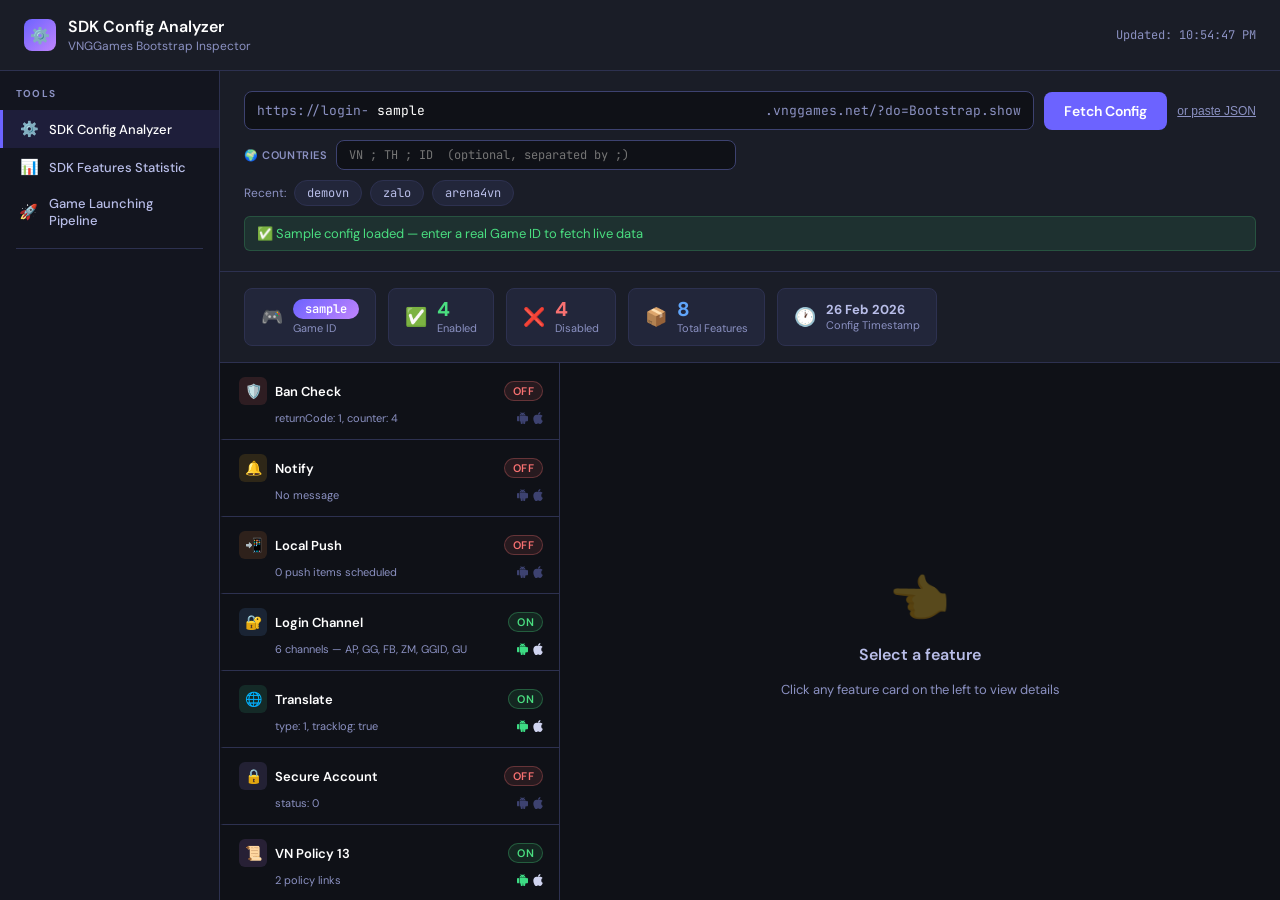
<file: index.html>
<!DOCTYPE html>
<html lang="en">
<head>
<meta charset="UTF-8">
<meta name="viewport" content="width=device-width, initial-scale=1.0">
<title>SDK Config Analyzer</title>
<link href="https://fonts.googleapis.com/css2?family=DM+Sans:wght@300;400;500;600;700&family=JetBrains+Mono:wght@400;500&display=swap" rel="stylesheet">
<style>
  :root {
    --bg: #0f1117;
    --surface: #1a1d27;
    --surface2: #22263a;
    --border: #2d3150;
    --border2: #3d4270;
    --text: #ffffff;
    --text2: #b8bde8;
    --text3: #8b91c2;
    --accent: #6c63ff;
    --accent2: #8b85ff;
    --green: #4ade80;
    --green-bg: rgba(74,222,128,0.1);
    --red: #f87171;
    --red-bg: rgba(248,113,113,0.1);
    --yellow: #fbbf24;
    --yellow-bg: rgba(251,191,36,0.1);
    --blue: #60a5fa;
    --blue-bg: rgba(96,165,250,0.1);
    --orange: #fb923c;
    --purple: #c084fc;
  }

  * { box-sizing: border-box; margin: 0; padding: 0; }

  body {
    font-family: 'DM Sans', sans-serif;
    background: var(--bg);
    color: var(--text);
    min-height: 100vh;
    font-size: 14px;
  }

  /* HEADER */
  .header {
    background: var(--surface);
    border-bottom: 1px solid var(--border);
    padding: 16px 24px;
    display: flex;
    align-items: center;
    justify-content: space-between;
    position: sticky;
    top: 0;
    z-index: 100;
  }
  .header-left { display: flex; align-items: center; gap: 12px; }
  .logo {
    width: 32px; height: 32px;
    background: linear-gradient(135deg, var(--accent), var(--purple));
    border-radius: 8px;
    display: flex; align-items: center; justify-content: center;
    font-size: 16px;
  }
  .header-title { font-size: 16px; font-weight: 600; }
  .header-sub { font-size: 12px; color: var(--text3); margin-top: 1px; }
  .timestamp { font-size: 12px; color: var(--text3); font-family: 'JetBrains Mono', monospace; }

  /* GAME SELECTOR */
  .selector-section {
    padding: 20px 24px;
    background: var(--surface);
    border-bottom: 1px solid var(--border);
  }
  .selector-row { display: flex; gap: 10px; align-items: center; flex-wrap: wrap; }
  .game-input-wrap { display: flex; flex: 1; min-width: 240px; align-items: center; background: var(--bg); border: 1px solid var(--border2); border-radius: 8px; padding: 0 12px; gap: 8px; }
  .game-input-wrap span { color: var(--text3); font-size: 13px; white-space: nowrap; font-family: 'JetBrains Mono', monospace; }
  .game-input {
    flex: 1; background: none; border: none; outline: none;
    color: var(--text); font-family: 'JetBrains Mono', monospace;
    font-size: 13px; padding: 10px 0;
  }
  .game-input::placeholder { color: var(--text3); }
  .btn-fetch {
    background: var(--accent); color: white; border: none;
    padding: 10px 20px; border-radius: 8px; cursor: pointer;
    font-family: 'DM Sans', sans-serif; font-weight: 600; font-size: 14px;
    transition: all 0.2s; white-space: nowrap;
  }
  .btn-fetch:hover { background: var(--accent2); transform: translateY(-1px); }
  .btn-fetch:disabled { opacity: 0.5; cursor: not-allowed; transform: none; }

  .recent-pills { display: flex; gap: 8px; flex-wrap: wrap; margin-top: 10px; align-items: center; }
  .recent-label { font-size: 12px; color: var(--text3); }
  .pill {
    background: var(--surface2); border: 1px solid var(--border);
    padding: 4px 12px; border-radius: 20px; font-size: 12px;
    cursor: pointer; color: var(--text2); transition: all 0.15s;
    font-family: 'JetBrains Mono', monospace;
  }
  .pill:hover { border-color: var(--accent); color: var(--accent); }

  .status-bar {
    margin-top: 10px; padding: 8px 12px; border-radius: 6px;
    font-size: 13px; display: none; align-items: center; gap: 8px;
  }
  .status-bar.loading { display: flex; background: var(--blue-bg); color: var(--blue); border: 1px solid rgba(96,165,250,0.2); }
  .status-bar.error { display: flex; background: var(--red-bg); color: var(--red); border: 1px solid rgba(248,113,113,0.2); }
  .status-bar.success { display: flex; background: var(--green-bg); color: var(--green); border: 1px solid rgba(74,222,128,0.2); }

  .spinner { width: 14px; height: 14px; border: 2px solid currentColor; border-top-color: transparent; border-radius: 50%; animation: spin 0.6s linear infinite; }
  @keyframes spin { to { transform: rotate(360deg); } }

  /* SUMMARY BAR */
  .summary-bar {
    display: none; padding: 16px 24px;
    gap: 12px; background: var(--surface);
    border-bottom: 1px solid var(--border);
    flex-wrap: wrap;
  }
  .summary-bar.visible { display: flex; }
  .stat-card {
    background: var(--surface2); border: 1px solid var(--border);
    padding: 10px 16px; border-radius: 8px;
    display: flex; align-items: center; gap: 10px;
  }
  .stat-icon { font-size: 18px; }
  .stat-value { font-size: 20px; font-weight: 700; line-height: 1; }
  .stat-label { font-size: 11px; color: var(--text3); margin-top: 2px; }
  .stat-green .stat-value { color: var(--green); }
  .stat-red .stat-value { color: var(--red); }
  .stat-blue .stat-value { color: var(--blue); }
  .stat-game { display: flex; align-items: center; gap: 8px; }
  .game-badge {
    background: linear-gradient(135deg, var(--accent), var(--purple));
    color: white; padding: 4px 12px; border-radius: 20px;
    font-size: 12px; font-weight: 600; font-family: 'JetBrains Mono', monospace;
  }

  /* MAIN CONTENT */
  .main { display: flex; height: calc(100vh - 220px); overflow: hidden; }
  .feature-list { width: 340px; min-width: 340px; border-right: 1px solid var(--border); overflow-y: auto; }
  .detail-panel { flex: 1; overflow-y: auto; }

  /* FEATURE CARD */
  .feature-card {
    padding: 14px 16px; border-bottom: 1px solid var(--border);
    cursor: pointer; transition: all 0.15s;
    border-left: 3px solid transparent;
  }
  .feature-card:hover { background: var(--surface2); }
  .feature-card.active { background: rgba(108,99,255,0.08); border-left-color: var(--accent); }
  .card-header { display: flex; align-items: center; justify-content: space-between; margin-bottom: 6px; }
  .card-title { display: flex; align-items: center; gap: 8px; font-weight: 600; font-size: 13px; }
  .card-icon { width: 28px; height: 28px; border-radius: 6px; display: flex; align-items: center; justify-content: center; font-size: 14px; }
  .badge {
    font-size: 11px; font-weight: 600; padding: 2px 8px;
    border-radius: 20px; letter-spacing: 0.3px;
  }
  .badge-on { background: var(--green-bg); color: var(--green); border: 1px solid rgba(74,222,128,0.3); }
  .badge-off { background: var(--red-bg); color: var(--red); border: 1px solid rgba(248,113,113,0.3); }
  .badge-cfg { background: var(--blue-bg); color: var(--blue); border: 1px solid rgba(96,165,250,0.3); }
  .card-summary { font-size: 12px; color: var(--text3); padding-left: 36px; }

  /* EMPTY STATE */
  .empty-state {
    display: flex; flex-direction: column; align-items: center;
    justify-content: center; height: 100%; gap: 16px; padding: 40px;
  }
  .empty-icon { font-size: 48px; opacity: 0.3; }
  .empty-title { font-size: 16px; font-weight: 600; color: var(--text2); }
  .empty-sub { font-size: 13px; color: var(--text3); text-align: center; }

  /* DETAIL PANEL CONTENT */
  .detail-content { padding: 24px; }
  .detail-header { margin-bottom: 20px; }
  .detail-title { font-size: 20px; font-weight: 700; display: flex; align-items: center; gap: 10px; margin-bottom: 6px; }
  .detail-title-icon { width: 36px; height: 36px; border-radius: 8px; display: flex; align-items: center; justify-content: center; font-size: 18px; }
  .detail-description { font-size: 13px; color: var(--text3); }

  .section { margin-bottom: 20px; }
  .section-title { font-size: 11px; font-weight: 600; color: var(--text3); text-transform: uppercase; letter-spacing: 1px; margin-bottom: 10px; }

  .kv-table { background: var(--surface2); border: 1px solid var(--border); border-radius: 8px; overflow: hidden; }
  .kv-row { display: flex; align-items: flex-start; border-bottom: 1px solid var(--border); }
  .kv-row:last-child { border-bottom: none; }
  .kv-key { width: 160px; min-width: 160px; padding: 10px 14px; font-size: 12px; color: var(--text3); font-family: 'JetBrains Mono', monospace; }
  .kv-val { flex: 1; padding: 10px 14px; font-size: 13px; color: var(--text); word-break: break-all; }
  .kv-val.mono { font-family: 'JetBrains Mono', monospace; font-size: 12px; color: var(--accent2); }
  .kv-val.url { color: var(--blue); font-size: 12px; font-family: 'JetBrains Mono', monospace; }
  .kv-val a { color: var(--blue); text-decoration: none; }
  .kv-val a:hover { text-decoration: underline; }

  /* Login channel grid */
  .channel-grid { display: flex; flex-direction: column; gap: 6px; }
  .channel-line { display: flex; align-items: center; gap: 8px; }
  .line-label { font-size: 11px; color: var(--text3); width: 40px; font-family: 'JetBrains Mono', monospace; }
  .channel-pill {
    padding: 4px 12px; border-radius: 6px; font-size: 12px; font-weight: 600;
    font-family: 'JetBrains Mono', monospace; background: var(--surface);
    border: 1px solid var(--border2);
  }

  /* URL highlight */
  .url-template { font-family: 'JetBrains Mono', monospace; font-size: 12px; line-height: 1.8; background: var(--surface2); padding: 12px; border-radius: 8px; border: 1px solid var(--border); word-break: break-all; }
  .url-param { background: var(--yellow-bg); color: var(--yellow); padding: 1px 4px; border-radius: 4px; }

  /* Policy dialog preview */
  .dialog-preview { border-radius: 10px; padding: 16px; max-width: 300px; }
  .dialog-title-text { font-size: 14px; font-weight: 600; margin-bottom: 12px; line-height: 1.4; }
  .dialog-agree-text { font-size: 12px; margin-bottom: 12px; }
  .dialog-btns { display: flex; gap: 8px; }
  .dialog-btn { flex: 1; padding: 8px; border-radius: 6px; font-size: 13px; font-weight: 600; text-align: center; cursor: pointer; border: 1.5px solid; }

  /* Policy links */
  .policy-link { display: flex; align-items: center; justify-content: space-between; padding: 10px 14px; background: var(--surface2); border: 1px solid var(--border); border-radius: 8px; margin-bottom: 6px; text-decoration: none; color: var(--text); transition: all 0.15s; }
  .policy-link:hover { border-color: var(--accent); }
  .policy-link-title { font-size: 13px; font-weight: 500; }
  .policy-link-arrow { color: var(--text3); }

  /* Raw JSON */
  .raw-toggle { display: flex; align-items: center; gap: 8px; cursor: pointer; font-size: 12px; color: var(--text3); background: none; border: none; padding: 8px 0; }
  .raw-toggle:hover { color: var(--text2); }
  pre {
    background: var(--surface2); border: 1px solid var(--border);
    border-radius: 8px; padding: 14px; font-family: 'JetBrains Mono', monospace;
    font-size: 11px; overflow: auto; max-height: 200px; color: var(--text2);
    display: none; margin-top: 8px;
  }
  pre.open { display: block; }
  .copy-btn {
    background: var(--surface2); border: 1px solid var(--border); color: var(--text2);
    padding: 4px 10px; border-radius: 6px; font-size: 11px; cursor: pointer;
    font-family: 'DM Sans', sans-serif;
  }
  .copy-btn:hover { border-color: var(--accent); color: var(--accent); }

  /* Scrollbar */
  ::-webkit-scrollbar { width: 6px; height: 6px; }
  ::-webkit-scrollbar-track { background: var(--bg); }
  ::-webkit-scrollbar-thumb { background: var(--border2); border-radius: 3px; }

  /* Animations */
  .feature-card { animation: fadeIn 0.3s ease; }
  @keyframes fadeIn { from { opacity: 0; transform: translateX(-8px); } to { opacity: 1; transform: translateX(0); } }
  .detail-content { animation: slideIn 0.2s ease; }
  @keyframes slideIn { from { opacity: 0; transform: translateY(8px); } to { opacity: 1; transform: translateY(0); } }

  /* Paste area */
  .paste-toggle { font-size: 12px; color: var(--text3); background: none; border: none; cursor: pointer; text-decoration: underline; padding: 0; }
  .paste-toggle:hover { color: var(--text2); }
  .paste-area { margin-top: 10px; display: none; }
  .paste-area.open { display: block; }
  .paste-area textarea {
    width: 100%; background: var(--bg); border: 1px solid var(--border2);
    color: var(--text); border-radius: 8px; padding: 10px;
    font-family: 'JetBrains Mono', monospace; font-size: 12px;
    resize: vertical; min-height: 80px; outline: none;
  }
  .paste-area textarea:focus { border-color: var(--accent); }
  .btn-parse { margin-top: 6px; background: var(--surface2); border: 1px solid var(--border2); color: var(--text2); padding: 6px 14px; border-radius: 6px; cursor: pointer; font-size: 13px; font-family: 'DM Sans', sans-serif; }
  .btn-parse:hover { border-color: var(--accent); color: var(--accent); }

  /* LEFT NAV */
  .app-shell { display: flex; height: 100vh; overflow: hidden; flex-direction: column; }
  .app-body { display: flex; flex: 1; overflow: hidden; }
  .left-nav {
    width: 220px; min-width: 220px;
    background: #13151f;
    border-right: 1px solid var(--border);
    display: flex; flex-direction: column;
    overflow-y: auto;
  }
  .left-nav-header {
    padding: 16px 16px 10px;
    font-size: 10px; font-weight: 700;
    color: var(--text3); text-transform: uppercase; letter-spacing: 1.2px;
  }
  .nav-item {
    display: flex; align-items: center; gap: 10px;
    padding: 9px 16px; cursor: pointer;
    font-size: 13px; font-weight: 500; color: var(--text2);
    border-left: 3px solid transparent;
    transition: all 0.15s; border-radius: 0;
    text-decoration: none;
  }
  .nav-item:hover { background: var(--surface2); color: var(--text); }
  .nav-item.active {
    background: rgba(108,99,255,0.12);
    border-left-color: var(--accent);
    color: #fff;
  }
  .nav-item-icon { font-size: 15px; width: 20px; text-align: center; }
  .nav-section-divider {
    margin: 10px 16px; border: none;
    border-top: 1px solid var(--border);
  }
  .app-content { flex: 1; display: flex; flex-direction: column; overflow: hidden; }
  /* override main height since now inside flex */
  .main { flex: 1; height: auto; }


  /* TOOL PANELS */
  .tool-panel { display: flex; flex-direction: column; flex: 1; overflow: hidden; }
  #batchSummary { display: none; }
  #batchSummary.visible { display: flex !important; }

  /* TABLE ROW HOVER — batch tables */
  .tr-game {
    border-bottom: 1px solid var(--border);
    transition: background 0.12s, box-shadow 0.12s;
    border-left: 3px solid transparent;
  }
  .tr-game:hover {
    background: var(--surface2) !important;
    border-left-color: var(--accent);
  }
  .tr-game:hover td:first-child {
    color: #fff;
  }
  /* Feature stats row */
  .tr-feature {
    border-bottom: 1px solid var(--border);
    transition: background 0.12s;
    border-left: 3px solid transparent;
  }
  .tr-feature:hover {
    background: var(--surface2) !important;
    border-left-color: var(--accent);
  }
  .tr-feature:hover td:first-child {
    color: #fff;
  }
  /* Country sub-row hover */
  .tr-country {
    border-bottom: 1px solid var(--border);
    background: rgba(108,99,255,0.04);
    transition: background 0.12s;
    border-left: 3px solid transparent;
  }
  .tr-country:hover {
    background: rgba(108,99,255,0.12) !important;
    border-left-color: #a78bfa;
  }
  .tr-country:hover td:first-child {
    color: var(--text2);
  }

</style>
  <!-- Pipeline feature CSS -->
  <link rel="stylesheet" href="pipeline/assets/pipeline.css">
</head>
<body>
<div class="app-shell">

<!-- HEADER -->
<div class="header">
  <div class="header-left">
    <div class="logo">⚙️</div>
    <div>
      <div class="header-title">SDK Config Analyzer</div>
      <div class="header-sub">VNGGames Bootstrap Inspector</div>
    </div>
  </div>
  <div class="timestamp" id="timestamp">—</div>
</div>

<div class="app-body">

<!-- LEFT NAV -->
<nav class="left-nav">
  <div class="left-nav-header">Tools</div>
  <a class="nav-item active" onclick="selectTool('sdk-config')" href="#">
    <span class="nav-item-icon">⚙️</span>
    SDK Config Analyzer
  </a>
  <a class="nav-item" onclick="selectTool('batch-stats', this)" href="#">
    <span class="nav-item-icon">📊</span>
    SDK Features Statistic
  </a>
  <a class="nav-item" onclick="selectTool('pipeline', this)" href="#">
    <span class="nav-item-icon">🚀</span>
    Game Launching Pipeline
  </a>
  <hr class="nav-section-divider">
</nav>

<!-- APP CONTENT -->
<div class="app-content">

<div id="tool-sdk-config" class="tool-panel">
<!-- GAME SELECTOR -->
<div class="selector-section">
  <div class="selector-row">
    <div class="game-input-wrap">
      <span>https://login-</span>
      <input class="game-input" id="gameIdInput" placeholder="demovn" value="" />
      <span>.vnggames.net/?do=Bootstrap.show</span>
    </div>
    <button class="btn-fetch" id="fetchBtn" onclick="fetchConfig()">Fetch Config</button>
    <button class="paste-toggle" onclick="togglePaste()">or paste JSON</button>
  </div>

  <!-- Country input row -->
  <div style="display:flex;align-items:center;gap:8px;margin-top:10px;">
    <span style="font-size:11px;color:var(--text3);white-space:nowrap;font-weight:600;text-transform:uppercase;letter-spacing:.6px;">🌍 Countries</span>
    <div style="flex:1;max-width:400px;position:relative;">
      <input id="countryInput"
        style="width:100%;background:var(--bg);border:1px solid var(--border2);border-radius:8px;padding:6px 12px;font-size:12px;color:var(--text2);font-family:'JetBrains Mono',monospace;outline:none;transition:border-color .15s;"
        placeholder="VN ; TH ; ID  (optional, separated by ;)"
        oninput="renderCountryPreview()"
        onfocus="this.style.borderColor='var(--accent)'"
        onblur="this.style.borderColor='var(--border2)'" />
    </div>
    <div id="countryPreviewPills" style="display:flex;gap:4px;flex-wrap:wrap;"></div>
  </div>

  <div class="recent-pills" id="recentPills">
    <span class="recent-label">Recent:</span>
  </div>

  <div class="paste-area" id="pasteArea">
    <textarea id="pasteInput" placeholder='Paste JSON config here...'></textarea>
    <button class="btn-parse" onclick="parseManual()">Parse JSON</button>
  </div>

  <div class="status-bar" id="statusBar"></div>
</div>

<!-- SUMMARY BAR -->
<div class="summary-bar" id="summaryBar">
  <div class="stat-card">
    <div class="stat-icon">🎮</div>
    <div>
      <div class="stat-value stat-game">
        <span class="game-badge" id="summaryGameId">—</span>
      </div>
      <div class="stat-label">Game ID</div>
    </div>
  </div>
  <div class="stat-card stat-green">
    <div class="stat-icon">✅</div>
    <div>
      <div class="stat-value" id="enabledCount">0</div>
      <div class="stat-label">Enabled</div>
    </div>
  </div>
  <div class="stat-card stat-red">
    <div class="stat-icon">❌</div>
    <div>
      <div class="stat-value" id="disabledCount">0</div>
      <div class="stat-label">Disabled</div>
    </div>
  </div>
  <div class="stat-card stat-blue">
    <div class="stat-icon">📦</div>
    <div>
      <div class="stat-value" id="totalCount">0</div>
      <div class="stat-label">Total Features</div>
    </div>
  </div>
  <div class="stat-card">
    <div class="stat-icon">🕐</div>
    <div>
      <div class="stat-value" id="configTimestamp" style="font-size:13px; color: var(--text2);">—</div>
      <div class="stat-label">Config Timestamp</div>
    </div>
  </div>
</div>

<!-- MAIN -->
<div class="main">
  <div class="feature-list" id="featureList">
    <div class="empty-state">
      <div class="empty-icon">🔍</div>
      <div class="empty-title">No config loaded</div>
      <div class="empty-sub">Enter a Game ID and click Fetch Config<br>to inspect the SDK configuration</div>
    </div>
  </div>
  <div class="detail-panel" id="detailPanel">
    <div class="empty-state">
      <div class="empty-icon">👈</div>
      <div class="empty-title">Select a feature</div>
      <div class="empty-sub">Click any feature card on the left<br>to view its detailed configuration</div>
    </div>
  </div>
</div>

</div><!-- /tool-sdk-config -->

<!-- BATCH STATS PANEL -->
<div id="tool-batch-stats" class="tool-panel" style="display:none; flex:1; flex-direction:column; overflow:hidden;">

  <!-- Batch Header -->
  <div class="selector-section">
    <div style="font-size:15px; font-weight:700; margin-bottom:14px; display:flex; align-items:center; gap:8px;">
      📊 SDK Features Statistic
    </div>
    <div class="selector-row" style="align-items:flex-start; gap:10px; flex-wrap:wrap;">
      <div style="flex:1; min-width:300px;">
        <div style="font-size:11px; color:var(--text3); margin-bottom:6px; font-weight:600; text-transform:uppercase; letter-spacing:.8px;">Path to games.txt file</div>
        <div style="display:flex; gap:8px;">
          <input id="batchFilePath" class="game-input" style="flex:1; background:var(--bg); border:1px solid var(--border2); border-radius:8px; padding:9px 12px; color:var(--text); font-family:'JetBrains Mono',monospace; font-size:12px; outline:none;"
            placeholder="/Users/you/games.txt" />
          <button class="btn-fetch" id="batchRunBtn" onclick="startBatch()">▶ Run Analysis</button>
        </div>
        <div style="font-size:11px; color:var(--text3); margin-top:6px;">
          File format: one gameID per line. Lines starting with <code style="background:var(--surface2); padding:1px 5px; border-radius:3px;">#</code> are ignored.
        </div>
        <div style="display:flex;align-items:center;gap:8px;margin-top:10px;">
          <span style="font-size:11px;color:var(--text3);white-space:nowrap;font-weight:600;text-transform:uppercase;letter-spacing:.6px;">🌍 Countries</span>
          <input id="batchCountryInput"
            style="flex:1;background:var(--bg);border:1px solid var(--border2);border-radius:8px;padding:6px 12px;font-size:12px;color:var(--text2);font-family:'JetBrains Mono',monospace;outline:none;"
            placeholder="VN ; TH ; ID  (optional, separated by ;)"
            oninput="renderBatchCountryPreview()"
            onfocus="this.style.borderColor='var(--accent)'"
            onblur="this.style.borderColor='var(--border2)'" />
          <div id="batchCountryPreviewPills" style="display:flex;gap:4px;flex-wrap:wrap;"></div>
        </div>
      </div>
    </div>

    <!-- Progress -->
    <div id="batchProgress" style="display:none; margin-top:14px;">
      <div style="display:flex; justify-content:space-between; align-items:center; margin-bottom:6px;">
        <span id="batchProgressLabel" style="font-size:12px; color:var(--text2);">0 / 0 games</span>
        <span id="batchProgressPct" style="font-size:12px; font-weight:700; color:var(--accent);">0%</span>
        <span id="batchTimer" style="font-size:12px; color:var(--text3); font-family:'JetBrains Mono',monospace;">⏱ 0s</span>
      </div>
      <div style="background:var(--surface2); border-radius:20px; height:6px; overflow:hidden;">
        <div id="batchProgressBar" style="height:100%; background:linear-gradient(90deg,var(--accent),var(--purple)); border-radius:20px; width:0%; transition:width 0.3s ease;"></div>
      </div>
      <div id="batchStatusMsg" style="font-size:11px; color:var(--text3); margin-top:6px;"></div>
    </div>

    <div id="batchError" style="display:none; margin-top:10px;"></div>
  </div>

  <!-- Summary Cards -->
  <div id="batchSummary" style="display:none; padding:16px 24px; background:var(--surface); border-bottom:1px solid var(--border); display:none; gap:12px; flex-wrap:wrap;">
    <div class="stat-card"><div class="stat-icon">🎮</div><div><div class="stat-value" id="bs-total" style="color:var(--text)">0</div><div class="stat-label">Total Games</div></div></div>
    <div class="stat-card stat-green"><div class="stat-icon">✅</div><div><div class="stat-value" id="bs-ok">0</div><div class="stat-label">Success</div></div></div>
    <div class="stat-card stat-red"><div class="stat-icon">⚠️</div><div><div class="stat-value" id="bs-fail">0</div><div class="stat-label">Failed</div></div></div>
    <div class="stat-card stat-blue"><div class="stat-icon">📦</div><div><div class="stat-value" id="bs-features">8</div><div class="stat-label">Features</div></div></div>
    <div class="stat-card"><div class="stat-icon">⏱</div><div><div class="stat-value" id="bs-duration" style="font-size:14px; color:var(--text2)">—</div><div class="stat-label">Duration</div></div></div>
    <div style="margin-left:auto; display:flex; align-items:center; gap:8px;">
      <button onclick="exportCSV()" style="background:var(--surface2); border:1px solid var(--border2); color:var(--text2); padding:8px 14px; border-radius:8px; cursor:pointer; font-size:13px; font-family:'DM Sans',sans-serif; display:flex; align-items:center; gap:6px;">
        ⬇ Export CSV
      </button>
    </div>
  </div>

  <!-- Tables area -->
  <div style="flex:1; overflow-y:auto; padding:20px 24px; display:flex; flex-direction:column; gap:20px;">

    <!-- Feature Stats Table -->
    <div id="batchFeatureTable" style="display:none;">
      <div style="display:flex; align-items:center; justify-content:space-between; margin-bottom:10px;">
        <div style="font-size:13px; font-weight:700;">Feature Statistics</div>
        <div style="display:flex; align-items:center; gap:8px;">
          <span style="font-size:11px; color:var(--text3);">Sort by:</span>
          <select id="featureSortSelect" onchange="renderFeatureStats()" style="background:var(--surface2); border:1px solid var(--border2); color:var(--text); padding:4px 8px; border-radius:6px; font-size:12px; outline:none;">
            <option value="enabled-desc">Enabled (high→low)</option>
            <option value="enabled-asc">Enabled (low→high)</option>
            <option value="name">Name A→Z</option>
          </select>
        </div>
      </div>
      <div style="background:var(--surface); border:1px solid var(--border); border-radius:10px; overflow:hidden;">
        <table style="width:100%; border-collapse:collapse;">
          <thead id="featureStatsThead"></thead>
          <tbody id="featureStatsBody"></tbody>
        </table>
      </div>
    </div>

    <!-- Game Detail Table -->
    <div id="batchGameTable" style="display:none;">
      <div style="display:flex; align-items:center; justify-content:space-between; margin-bottom:10px;">
        <div style="font-size:13px; font-weight:700;">Game Detail</div>
        <div style="display:flex; gap:8px; align-items:center;">
          <select id="gameFilterSelect" onchange="renderGameTable()" style="background:var(--surface2); border:1px solid var(--border2); color:var(--text); padding:4px 8px; border-radius:6px; font-size:12px; outline:none;">
            <option value="all">All Games</option>
            <option value="success">Success only</option>
            <option value="failed">Failed only</option>
          </select>
          <input id="gameSearchInput" oninput="renderGameTable()" placeholder="Search gameID..." style="background:var(--surface2); border:1px solid var(--border2); color:var(--text); padding:5px 10px; border-radius:6px; font-size:12px; outline:none; width:160px;" />
        </div>
      </div>
      <div style="background:var(--surface); border:1px solid var(--border); border-radius:10px; overflow:hidden; overflow-x:auto;">
        <table style="width:100%; border-collapse:collapse; min-width:700px;">
          <thead id="gameDetailThead"></thead>
          <tbody id="gameDetailBody"></tbody>
        </table>
      </div>
    </div>

    <!-- Empty state -->
    <div id="batchEmptyState" class="empty-state" style="flex:1;">
      <div class="empty-icon">📋</div>
      <div class="empty-title">No analysis yet</div>
      <div class="empty-sub">Enter path to your games.txt file<br>and click Run Analysis</div>
    </div>

  </div>
</div><!-- /tool-batch-stats -->

<!-- ═══════════════════════════════════════════════════════════════
     TOOL: GAME LAUNCHING PIPELINE
═══════════════════════════════════════════════════════════════ -->
<div id="tool-pipeline" class="tool-panel" style="display:none;">

  <!-- Top bar: Sheet URL + Fetch + Auth -->
  <div class="pl-topbar">
    <div class="pl-sheet-row">
      <span class="pl-sheet-lbl">🗒 Sheet URL</span>
      <input class="pl-sheet-input" id="pl-sheet-url"
        placeholder="https://docs.google.com/spreadsheets/d/SPREADSHEET_ID/..."
        onkeydown="if(event.key==='Enter')PipelinePanel.fetchData()" />
      <button class="pl-fetch-btn" id="pl-fetch-btn" onclick="PipelinePanel.fetchData()">
        ⬇ Fetch
      </button>
      <button class="pl-auth-btn" id="pl-auth-btn" onclick="document.getElementById('pl-login-overlay').style.display='flex'">
        <svg width="14" height="14" viewBox="0 0 24 24" xmlns="http://www.w3.org/2000/svg" style="flex-shrink:0">
          <path fill="#4285F4" d="M22.56 12.25c0-.78-.07-1.53-.2-2.25H12v4.26h5.92c-.26 1.37-1.04 2.53-2.21 3.31v2.77h3.57c2.08-1.92 3.28-4.74 3.28-8.09z"/>
          <path fill="#34A853" d="M12 23c2.97 0 5.46-.98 7.28-2.66l-3.57-2.77c-.98.66-2.23 1.06-3.71 1.06-2.86 0-5.29-1.93-6.16-4.53H2.18v2.84C3.99 20.53 7.7 23 12 23z"/>
          <path fill="#FBBC05" d="M5.84 14.09c-.22-.66-.35-1.36-.35-2.09s.13-1.43.35-2.09V7.07H2.18C1.43 8.55 1 10.22 1 12s.43 3.45 1.18 4.93l2.85-2.22.81-.62z"/>
          <path fill="#EA4335" d="M12 5.38c1.62 0 3.06.56 4.21 1.64l3.15-3.15C17.45 2.09 14.97 1 12 1 7.7 1 3.99 3.47 2.18 7.07l3.66 2.84c.87-2.6 3.3-4.53 6.16-4.53z"/>
        </svg>
        <span id="pl-auth-lbl">Sign in with Google</span>
      </button>
    </div>
    <div style="display:flex;align-items:center;gap:12px;">
      <span class="pl-fetched-lbl" id="pl-fetched-lbl"></span>
    </div>
  </div>

  <!-- Status bar -->
  <div class="pl-status-bar" id="pl-status-bar"></div>

  <!-- Sheet tabs -->
  <div class="pl-tabs">
    <button class="pl-tab-btn active" id="pl-tab-release2026" onclick="PipelinePanel.switchTab('release2026')">📋 2026 Launch</button>
    <button class="pl-tab-btn" id="pl-tab-release2025" onclick="PipelinePanel.switchTab('release2025')">📋 2025 Launch</button>
    <button class="pl-tab-btn" id="pl-tab-close2026" onclick="PipelinePanel.switchTab('close2026')">🔒 2026 Closed</button>
    <button class="pl-tab-btn" id="pl-tab-close2025" onclick="PipelinePanel.switchTab('close2025')">🔒 2025 Closed</button>
  </div>

  <!-- ▼ v3.0: Inner view switcher (Stats ↔ Detail) ▼ -->
  <div class="pl-view-tabs" id="pl-view-tabs">
    <button class="pl-vtab" id="pl-vtab-stats" onclick="PipelinePanel.switchView('stats')">
      📊 Thống kê
    </button>
    <button class="pl-vtab active" id="pl-vtab-detail" onclick="PipelinePanel.switchView('detail')">
      📋 Chi tiết
    </button>
  </div>
  <!-- ▲ end inner view switcher ▲ -->

  <!-- ▼ v3.0: Stats view (hidden by default) ▼ -->
  <div id="pl-stats-content"></div>
  <!-- ▲ end stats view ▲ -->

  <!-- ▼ v3.0: Detail view wrapper ▼ -->
  <div id="pl-detail-content" class="active">

  <!-- Controls: Search, dropdowns, status filters -->
  <div class="pl-controls">
    <div class="pl-search">
      <span style="color:var(--text3);font-size:12px;">🔍</span>
      <input id="pl-search" placeholder="Search game, alias…" oninput="PipelinePanel.applyFilters()" />
    </div>
    <select class="pl-sel" id="pl-owner-sel" onchange="PipelinePanel.applyFilters()"><option value="">All Owners</option></select>
    <select class="pl-sel" id="pl-mkt-sel" onchange="PipelinePanel.applyFilters()"><option value="">All Markets</option></select>
    <div class="pl-ctrl-div"></div>
    <button class="pl-fb active" id="pl-fb-all"         onclick="PipelinePanel.setStatusFilter('all')">All</button>
    <button class="pl-fb"        id="pl-fb-On Process"  onclick="PipelinePanel.setStatusFilter('On Process')">On Process</button>
    <button class="pl-fb"        id="pl-fb-Released"    onclick="PipelinePanel.setStatusFilter('Released')">Released</button>
    <button class="pl-fb"        id="pl-fb-Terminated"  onclick="PipelinePanel.setStatusFilter('Terminated')">Terminated</button>
    <button class="pl-fb"        id="pl-fb-Pending"     onclick="PipelinePanel.setStatusFilter('Pending')">Pending</button>
    <div class="pl-ctrl-div"></div>
    <!-- ▼ v2.0: Date Range Filter (FR-05) ▼ -->
    <span class="pl-date-sep">📅 Từ</span>
    <input type="date" id="pl-date-from" class="pl-date-input"
      aria-label="Start date filter"
      onchange="PipelinePanel.setDateFilter()" />
    <span class="pl-date-sep">đến</span>
    <input type="date" id="pl-date-to" class="pl-date-input"
      aria-label="End date filter"
      onchange="PipelinePanel.setDateFilter()" />
    <button class="pl-clear-date" id="pl-clear-date"
      onclick="PipelinePanel.clearDateFilter()">✕ Clear</button>
    <div class="pl-date-warn" id="pl-date-warn">⚠️ End date phải sau start date</div>
    <!-- ▲ end date filter ▲ -->
    <div class="pl-ctrl-div"></div>
    <span class="pl-count" id="pl-count">0 games</span>
  </div>

  <!-- Main content -->
  <div class="pl-content-wrap">
    <div id="pl-content"></div>
  </div>

  </div><!-- /pl-detail-content -->

  <!-- Loading overlay (blocks all interaction during fetch) -->
  <div class="pl-loading-overlay" id="pl-loading-overlay">
    <div class="pl-spinner"></div>
    <div class="pl-loading-msg" id="pl-loading-msg">Fetching data…</div>
  </div>

  <!-- Google Sign-in overlay (shown on: auth btn click, session expiry during fetch) -->
  <div class="pl-login-overlay" id="pl-login-overlay" onclick="if(event.target===this)PipelinePanel.closeLoginOverlay()">
    <div class="pl-login-card">
      <div style="font-size:32px;margin-bottom:12px">🔑</div>
      <h3>Sign in with Google</h3>
      <p>Cần đăng nhập Google để kết nối Google Sheet và tải dữ liệu pipeline.</p>
      <div class="pl-login-err" id="pl-login-err"></div>
      <button class="pl-btn-google" id="pl-btn-google-signin" onclick="PipelinePanel.handleSignIn()">
        <svg width="18" height="18" viewBox="0 0 24 24" xmlns="http://www.w3.org/2000/svg">
          <path fill="#4285F4" d="M22.56 12.25c0-.78-.07-1.53-.2-2.25H12v4.26h5.92c-.26 1.37-1.04 2.53-2.21 3.31v2.77h3.57c2.08-1.92 3.28-4.74 3.28-8.09z"/>
          <path fill="#34A853" d="M12 23c2.97 0 5.46-.98 7.28-2.66l-3.57-2.77c-.98.66-2.23 1.06-3.71 1.06-2.86 0-5.29-1.93-6.16-4.53H2.18v2.84C3.99 20.53 7.7 23 12 23z"/>
          <path fill="#FBBC05" d="M5.84 14.09c-.22-.66-.35-1.36-.35-2.09s.13-1.43.35-2.09V7.07H2.18C1.43 8.55 1 10.22 1 12s.43 3.45 1.18 4.93l2.85-2.22.81-.62z"/>
          <path fill="#EA4335" d="M12 5.38c1.62 0 3.06.56 4.21 1.64l3.15-3.15C17.45 2.09 14.97 1 12 1 7.7 1 3.99 3.47 2.18 7.07l3.66 2.84c.87-2.6 3.3-4.53 6.16-4.53z"/>
        </svg>
        Sign in with Google
      </button>
      <div class="pl-login-sep">hoặc</div>
      <button class="pl-btn-cancel" onclick="PipelinePanel.closeLoginOverlay()">Bỏ qua — dùng demo data</button>
      <div style="font-size:11px;color:var(--text3);margin-top:12px;line-height:1.5;">
        Cần cấu hình <code style="color:var(--accent)">clientId</code> trong<br>
        <code style="color:var(--text2)">pipeline/config/google-auth.json</code>
      </div>
    </div>
  </div>

</div><!-- /tool-pipeline -->

</div><!-- /app-content -->
</div><!-- /app-body -->
</div><!-- /app-shell -->

<script>
// ── PLATFORM SVG ICONS ────────────────────────────────────────────────────────
const ANDROID_SVG = `<svg width="13" height="14" viewBox="0 0 24 26" xmlns="http://www.w3.org/2000/svg"><path fill="#3DDC84" d="M15.2 2.4 16.7.1c.2-.3.1-.6-.2-.8-.3-.2-.6-.1-.8.2l-1.6 2.4A7.8 7.8 0 0 0 12 1.6c-.8 0-1.5.1-2.1.3L8.3-.5C8.1-.8 7.8-.9 7.5-.7c-.3.2-.4.5-.2.8L8.8 2.4C7 3.4 5.8 5.2 5.7 7.3h12.6C18.2 5.2 17 3.4 15.2 2.4zM9.5 5.6a.7.7 0 1 1 0-1.4.7.7 0 0 1 0 1.4zm5 0a.7.7 0 1 1 0-1.4.7.7 0 0 1 0 1.4z"/><path fill="#3DDC84" d="M5.7 8.3v11c0 .8.7 1.5 1.5 1.5H8v3.3c0 1.3 1 2.3 2.3 2.3s2.3-1 2.3-2.3v-3.3h.8v3.3c0 1.3 1 2.3 2.3 2.3s2.3-1 2.3-2.3v-3.3h.8c.8 0 1.5-.7 1.5-1.5V8.3H5.7z"/><path fill="#3DDC84" d="M2.3 8.6C1 8.6 0 9.6 0 10.9v7.2C0 19.4 1 20.4 2.3 20.4s2.3-1 2.3-2.3v-7.2c0-1.3-1-2.3-2.3-2.3zm19.4 0c-1.3 0-2.3 1-2.3 2.3v7.2c0 1.3 1 2.3 2.3 2.3s2.3-1 2.3-2.3v-7.2c0-1.3-1-2.3-2.3-2.3z"/></svg>`;
const APPLE_SVG = `<svg width="12" height="14" viewBox="0 0 814 1000" xmlns="http://www.w3.org/2000/svg"><path fill="#d0d4f0" d="M788.1 340.9c-5.8 4.5-108.2 62.2-108.2 190.5 0 148.4 130.3 200.9 134.2 202.2-.6 3.2-20.7 71.9-68.7 141.9-42.8 61.6-87.5 123.1-155.5 123.1s-85.5-39.5-164-39.5c-76 0-103.7 40.8-165.9 40.8s-105-37.5-155.5-127.5c-43-81.7-87-208.2-87-327.7 0-206.3 135.2-314.9 268.6-314.9 37.5 0 103.7 12.5 139.7 12.5 34.7 0 99.3-12.5 160.6-12.5 33.1 0 135.6 3.2 204.1 98.2zm-234-181.5c31.1-36.9 53.1-88.1 53.1-139.3 0-7.1-.6-14.3-1.9-20.1-50.6 1.9-110.8 33.7-147.1 75.8-28.5 32.4-55.1 83.6-55.1 135.5 0 7.8 1.3 15.6 1.9 18.1 3.2.6 8.4 1.3 13.6 1.3 45.4 0 102.5-30.4 135.5-71.3z"/></svg>`;

function androidIcon(size=13) {
  return `<svg width="${size}" height="${Math.round(size*1.08)}" viewBox="0 0 24 26" xmlns="http://www.w3.org/2000/svg"><path fill="currentColor" d="M15.2 2.4 16.7.1c.2-.3.1-.6-.2-.8-.3-.2-.6-.1-.8.2l-1.6 2.4A7.8 7.8 0 0 0 12 1.6c-.8 0-1.5.1-2.1.3L8.3-.5C8.1-.8 7.8-.9 7.5-.7c-.3.2-.4.5-.2.8L8.8 2.4C7 3.4 5.8 5.2 5.7 7.3h12.6C18.2 5.2 17 3.4 15.2 2.4zM9.5 5.6a.7.7 0 1 1 0-1.4.7.7 0 0 1 0 1.4zm5 0a.7.7 0 1 1 0-1.4.7.7 0 0 1 0 1.4z"/><path fill="currentColor" d="M5.7 8.3v11c0 .8.7 1.5 1.5 1.5H8v3.3c0 1.3 1 2.3 2.3 2.3s2.3-1 2.3-2.3v-3.3h.8v3.3c0 1.3 1 2.3 2.3 2.3s2.3-1 2.3-2.3v-3.3h.8c.8 0 1.5-.7 1.5-1.5V8.3H5.7z"/><path fill="currentColor" d="M2.3 8.6C1 8.6 0 9.6 0 10.9v7.2C0 19.4 1 20.4 2.3 20.4s2.3-1 2.3-2.3v-7.2c0-1.3-1-2.3-2.3-2.3zm19.4 0c-1.3 0-2.3 1-2.3 2.3v7.2c0 1.3 1 2.3 2.3 2.3s2.3-1 2.3-2.3v-7.2c0-1.3-1-2.3-2.3-2.3z"/></svg>`;
}
function appleIcon(size=12) {
  return `<svg width="${size}" height="${Math.round(size*1.17)}" viewBox="0 0 814 1000" xmlns="http://www.w3.org/2000/svg"><path fill="currentColor" d="M788.1 340.9c-5.8 4.5-108.2 62.2-108.2 190.5 0 148.4 130.3 200.9 134.2 202.2-.6 3.2-20.7 71.9-68.7 141.9-42.8 61.6-87.5 123.1-155.5 123.1s-85.5-39.5-164-39.5c-76 0-103.7 40.8-165.9 40.8s-105-37.5-155.5-127.5c-43-81.7-87-208.2-87-327.7 0-206.3 135.2-314.9 268.6-314.9 37.5 0 103.7 12.5 139.7 12.5 34.7 0 99.3-12.5 160.6-12.5 33.1 0 135.6 3.2 204.1 98.2zm-234-181.5c31.1-36.9 53.1-88.1 53.1-139.3 0-7.1-.6-14.3-1.9-20.1-50.6 1.9-110.8 33.7-147.1 75.8-28.5 32.4-55.1 83.6-55.1 135.5 0 7.8 1.3 15.6 1.9 18.1 3.2.6 8.4 1.3 13.6 1.3 45.4 0 102.5-30.4 135.5-71.3z"/></svg>`;
}

// ── HELPERS ───────────────────────────────────────────────────────────────────
const PROXY = '';  // same origin — backend FastAPI xử lý /api/*

function escapeHTML(str) {
  return String(str).replace(/&/g,'&amp;').replace(/</g,'&lt;').replace(/>/g,'&gt;');
}
function kv(k, v, cls='') {
  return `<div class="kv-row"><div class="kv-key">${k}</div><div class="kv-val ${cls}">${v ?? '—'}</div></div>`;
}

// Parse country input string → array of uppercase codes
function parseCountries(raw) {
  if (!raw || !raw.trim()) return [];
  return raw.split(';').map(s => s.trim().toUpperCase()).filter(Boolean);
}

// Render preview pills bên cạnh country input (SDK Config Analyzer)
function renderCountryPreview() {
  const raw = document.getElementById('countryInput')?.value || '';
  const codes = parseCountries(raw);
  const el = document.getElementById('countryPreviewPills');
  if (!el) return;
  el.innerHTML = codes.map(c =>
    `<span style="background:var(--surface2);border:1px solid var(--border2);border-radius:12px;padding:2px 9px;font-size:11px;color:var(--text2);font-family:'JetBrains Mono',monospace;">${c}</span>`
  ).join('');
}

// Render preview pills cho Batch section
function renderBatchCountryPreview() {
  const raw = document.getElementById('batchCountryInput')?.value || '';
  const codes = parseCountries(raw);
  const el = document.getElementById('batchCountryPreviewPills');
  if (!el) return;
  el.innerHTML = codes.map(c =>
    `<span style="background:var(--surface2);border:1px solid var(--border2);border-radius:12px;padding:2px 9px;font-size:11px;color:var(--text2);font-family:'JetBrains Mono',monospace;">${c}</span>`
  ).join('');
}

// ── STATE ─────────────────────────────────────────────────────────────────────
// currentConfig = {
//   android: { default: {...}, VN: {...}, TH: {...} },
//   ios:     { default: {...}, VN: {...}, TH: {...} }
// }
let currentConfig = null;
let currentGameId = '';
let currentCountries = [];          // danh sách country codes đang active
let recentGames = ['demovn', 'zalo', 'arena4vn'];
let selectedFeature = null;
let selectedDetailPlatform = 'android';
let selectedDetailCountry = 'default';  // country đang xem trong detail panel

// ── TOOL NAV ──────────────────────────────────────────────────────────────────
function selectTool(tool, el) {
  document.querySelectorAll('.nav-item').forEach(e => e.classList.remove('active'));
  if (el) el.classList.add('active');
  document.querySelectorAll('.tool-panel').forEach(p => p.style.display = 'none');
  const panel = document.getElementById('tool-' + tool);
  if (panel) panel.style.display = 'flex';
}

// ── FEATURE DEFINITIONS ───────────────────────────────────────────────────────
const FEATURES = [
  { key: 'bann', name: 'Ban Check', icon: '🛡️', color: '#f87171',
    isEnabled: d => d?.banned === 'true',
    summary: d => d ? `returnCode: ${d?.returnCode ?? '—'}, counter: ${d?.counter ?? '—'}` : '—' },
  { key: 'notify', name: 'Notify', icon: '🔔', color: '#fbbf24',
    isEnabled: d => d?.show === 'true',
    summary: d => d?.notify ? d.notify.substring(0,50)+(d.notify.length>50?'…':'') : 'No message' },
  { key: 'local_push', name: 'Local Push', icon: '📲', color: '#fb923c',
    isEnabled: d => Array.isArray(d?.data) && d.data.length > 0,
    summary: d => `${d?.data?.length || 0} push items scheduled` },
  { key: 'login_channel', name: 'Login Channel', icon: '🔐', color: '#60a5fa',
    isEnabled: d => Array.isArray(d?.list) && d.list.length > 0,
    summary: d => {
      const names = d?.list?.map(x => x.name).join(', ') || '';
      return `${d?.list?.length || 0} channels — ${names}`;
    }},
  { key: 'translate', name: 'Translate', icon: '🌐', color: '#34d399',
    isEnabled: d => d?.type === 1,
    summary: d => `type: ${d?.type ?? '—'}, tracklog: ${d?.tracklog ?? '—'}` },
  { key: 'secure_account_status', name: 'Secure Account', icon: '🔒', color: '#a78bfa',
    isEnabled: d => d === 1,
    summary: d => `status: ${d ?? '—'}` },
  { key: 'vn_policy_13', name: 'VN Policy 13', icon: '📜', color: '#c084fc',
    isEnabled: d => d?.show === 1,
    summary: d => `${d?.links?.length || 0} policy links` },
  { key: 'appsflyer', name: 'AppsFlyer', icon: '📊', color: '#2dd4bf',
    isEnabled: d => d && Object.keys(d).length > 0,
    summary: d => `session time: ${d?.appsflyer_time_session ?? '—'}s` },
];

// ── RECENT PILLS ──────────────────────────────────────────────────────────────
function renderRecentPills() {
  const container = document.getElementById('recentPills');
  container.innerHTML = '<span class="recent-label">Recent:</span>';
  recentGames.forEach(g => {
    const pill = document.createElement('span');
    pill.className = 'pill';
    pill.textContent = g;
    pill.onclick = () => { document.getElementById('gameIdInput').value = g; fetchConfig(); };
    container.appendChild(pill);
  });
}

function setStatus(type, msg) {
  const bar = document.getElementById('statusBar');
  bar.className = `status-bar ${type}`;
  if (type === 'loading') bar.innerHTML = `<div class="spinner"></div> ${msg}`;
  else if (type === 'error') bar.innerHTML = `⚠️ ${msg}`;
  else if (type === 'success') bar.innerHTML = `✅ ${msg}`;
  else bar.className = 'status-bar';
}

// ── FETCH CONFIG (dual platform + multi country) ───────────────────────────────
async function fetchConfig() {
  const gameId = document.getElementById('gameIdInput').value.trim();
  if (!gameId) { setStatus('error', 'Please enter a Game ID'); return; }

  const countryRaw = document.getElementById('countryInput')?.value || '';
  const countries = parseCountries(countryRaw);  // [] nếu không nhập
  currentCountries = countries;
  selectedDetailCountry = 'default';

  const btn = document.getElementById('fetchBtn');
  btn.disabled = true;

  const countryLabel = countries.length ? ` + ${countries.length} countr${countries.length>1?'ies':'y'}` : '';
  setStatus('loading', `Fetching Android + iOS${countryLabel} config for "${gameId}"…`);

  // fetch một platform + country combination
  async function fetchOne(platform, country) {
    let url = `${PROXY}/api/config?gameId=${encodeURIComponent(gameId)}&platform=${platform}`;
    if (country) url += `&country=${encodeURIComponent(country)}`;
    try {
      const res = await fetch(url);
      const json = await res.json();
      if (!json.success) throw new Error(json.error || 'Unknown error');
      return { data: json.data, error: null };
    } catch(e) {
      if (e.message.includes('Failed to fetch') || e.message.includes('NetworkError')) {
        throw new Error(`Cannot connect to backend.\n\nRun: python -m uvicorn backend.main:app --port 8080\n\n${e.message}`);
      }
      return { data: null, error: e.message };
    }
  }

  try {
    // Tạo danh sách tất cả combinations cần fetch
    // Luôn fetch "default" (không có country), sau đó fetch thêm từng country
    const slots = ['default', ...countries];
    const platforms = ['android', 'ios'];

    // Fetch tất cả song song
    const allResults = await Promise.all(
      platforms.flatMap(p => slots.map(slot => fetchOne(p, slot === 'default' ? null : slot).then(r => ({ p, slot, ...r }))))
    );

    // Build currentConfig = { android: { default: {...}, VN: {...} }, ios: { default: {...}, VN: {...} } }
    const config = { android: {}, ios: {} };
    for (const r of allResults) {
      config[r.p][r.slot] = r.data;
    }

    currentConfig = config;
    currentGameId = gameId;

    if (!recentGames.includes(gameId)) {
      recentGames.unshift(gameId);
      if (recentGames.length > 5) recentGames.pop();
      renderRecentPills();
    }

    const keyCount = Object.keys(config.android.default || config.ios.default || {}).length;
    const successLabel = countries.length
      ? `Android + iOS × [default${countries.length?', '+countries.join(', '):''}]`
      : 'Android + iOS';
    setStatus('success', `Config loaded for "${gameId}" (${successLabel}) — ${keyCount} keys`);
    document.getElementById('timestamp').textContent = 'Updated: ' + new Date().toLocaleTimeString();
    renderAll();
  } catch(e) {
    showDetailedError(e.message);
  } finally {
    btn.disabled = false;
  }
}

function showDetailedError(msg) {
  const bar = document.getElementById('statusBar');
  bar.className = 'status-bar error';
  bar.style.flexDirection = 'column';
  bar.style.alignItems = 'flex-start';
  bar.style.gap = '8px';
  bar.innerHTML = `
    <div style="display:flex;align-items:center;gap:8px;font-weight:600;">⚠️ Error</div>
    <pre style="display:block;background:rgba(248,113,113,0.05);border:1px solid rgba(248,113,113,0.2);border-radius:6px;padding:10px;font-size:11px;white-space:pre-wrap;width:100%;color:var(--red);max-height:180px;overflow:auto;margin:0;">${escapeHTML(msg)}</pre>
    <div style="font-size:11px;color:var(--text3);">💡 Xem terminal đang chạy proxy.py để biết thêm chi tiết</div>`;
}

function togglePaste() {
  document.getElementById('pasteArea').classList.toggle('open');
}

function parseManual() {
  const raw = document.getElementById('pasteInput').value.trim();
  try {
    const parsed = JSON.parse(raw);
    // Support flat, { android, ios }, or new { android: { default, VN }, ios: {...} }
    if (parsed.android?.default !== undefined || parsed.ios?.default !== undefined) {
      currentConfig = parsed;
    } else if (parsed.android || parsed.ios) {
      currentConfig = {
        android: { default: parsed.android || parsed },
        ios: { default: parsed.ios || parsed }
      };
    } else {
      currentConfig = { android: { default: parsed }, ios: { default: parsed } };
    }
    currentCountries = [];
    selectedDetailCountry = 'default';
    currentGameId = document.getElementById('gameIdInput').value.trim() || 'manual';
    setStatus('success', 'JSON parsed successfully');
    document.getElementById('timestamp').textContent = 'Updated: ' + new Date().toLocaleTimeString();
    renderAll();
  } catch(e) {
    setStatus('error', 'Invalid JSON: ' + e.message);
  }
}

// ── RENDER ALL ────────────────────────────────────────────────────────────────
function renderAll() {
  renderSummary();
  renderFeatureList();
  document.getElementById('detailPanel').innerHTML = `
    <div class="empty-state">
      <div class="empty-icon">👈</div>
      <div class="empty-title">Select a feature</div>
      <div class="empty-sub">Click any feature card on the left to view details</div>
    </div>`;
}

function renderSummary() {
  const bar = document.getElementById('summaryBar');
  bar.classList.add('visible');
  document.getElementById('summaryGameId').textContent = currentGameId;
  let enabled = 0, disabled = 0;
  FEATURES.forEach(f => {
    // OR logic across all platforms + all countries
    const slots = ['default', ...currentCountries];
    const anyOn = slots.some(slot =>
      f.isEnabled(currentConfig?.android?.[slot]?.[f.key]) ||
      f.isEnabled(currentConfig?.ios?.[slot]?.[f.key])
    );
    if (anyOn) enabled++; else disabled++;
  });
  document.getElementById('enabledCount').textContent = enabled;
  document.getElementById('disabledCount').textContent = disabled;
  document.getElementById('totalCount').textContent = FEATURES.length;
  const ts = currentConfig?.android?.default?.login_channel?.timestamp
          || currentConfig?.ios?.default?.login_channel?.timestamp;
  if (ts) {
    document.getElementById('configTimestamp').textContent =
      new Date(ts * 1000).toLocaleDateString('en-GB', { day:'2-digit', month:'short', year:'numeric' });
  }
}

// ── FEATURE LIST ──────────────────────────────────────────────────────────────
function renderFeatureList() {
  const list = document.getElementById('featureList');
  list.innerHTML = '';
  const slots = ['default', ...currentCountries];

  FEATURES.forEach((f, i) => {
    // Lấy data từ default platform (để hiển thị summary)
    const aDefault = currentConfig?.android?.default?.[f.key];
    const iDefault = currentConfig?.ios?.default?.[f.key];

    // OR logic across all slots cho badge ON/OFF tổng
    const aEnabled = slots.some(s => f.isEnabled(currentConfig?.android?.[s]?.[f.key]));
    const iEnabled = slots.some(s => f.isEnabled(currentConfig?.ios?.[s]?.[f.key]));
    const anyEnabled = aEnabled || iEnabled;

    const aBadge = `<span style="display:inline-flex;align-items:center;gap:3px;color:${aEnabled?'#3DDC84':'#3d4270'};" title="Android ${aEnabled?'ON':'OFF'}">${androidIcon(11)}</span>`;
    const iBadge = `<span style="display:inline-flex;align-items:center;gap:3px;color:${iEnabled?'#d0d4f0':'#3d4270'};" title="iOS ${iEnabled?'ON':'OFF'}">${appleIcon(10)}</span>`;

    // Country pills nhỏ trên card — chỉ hiện khi có country
    let countryLine = '';
    if (currentCountries.length > 0) {
      const countryPills = currentCountries.map(c => {
        const caOn = f.isEnabled(currentConfig?.android?.[c]?.[f.key]);
        const ciOn = f.isEnabled(currentConfig?.ios?.[c]?.[f.key]);
        const cOn = caOn || ciOn;
        return `<span style="font-size:10px;padding:1px 6px;border-radius:8px;font-family:'JetBrains Mono',monospace;background:${cOn?'rgba(74,222,128,0.1)':'rgba(248,113,113,0.08)'};border:1px solid ${cOn?'rgba(74,222,128,0.25)':'rgba(248,113,113,0.2)'};color:${cOn?'var(--green)':'var(--text3)'};">${c}</span>`;
      }).join('');
      countryLine = `<div style="display:flex;gap:4px;flex-wrap:wrap;margin-top:5px;">${countryPills}</div>`;
    }

    const card = document.createElement('div');
    card.className = 'feature-card';
    card.style.animationDelay = `${i * 0.04}s`;
    card.innerHTML = `
      <div class="card-header">
        <div class="card-title">
          <div class="card-icon" style="background:${f.color}22;">${f.icon}</div>
          ${f.name}
        </div>
        <div style="display:flex;align-items:center;gap:6px;">
          <span class="badge ${anyEnabled?'badge-on':'badge-off'}">${anyEnabled?'ON':'OFF'}</span>
        </div>
      </div>
      <div style="display:flex;justify-content:space-between;align-items:center;margin-top:4px;">
        <div class="card-summary" style="font-size:11px;">${f.summary(aDefault || iDefault)}</div>
        <div style="display:inline-flex;align-items:center;gap:5px;flex-shrink:0;margin-left:8px;">${aBadge}${iBadge}</div>
      </div>
      ${countryLine}`;
    card.onclick = () => {
      document.querySelectorAll('.feature-card').forEach(c => c.classList.remove('active'));
      card.classList.add('active');
      selectFeature(f.key);
    };
    list.appendChild(card);
  });
}

// ── SELECT FEATURE ────────────────────────────────────────────────────────────
function selectFeature(key, platform, country) {
  selectedFeature = key;
  if (platform) selectedDetailPlatform = platform;
  if (country !== undefined) selectedDetailCountry = country;

  const f = FEATURES.find(x => x.key === key);
  const slots = ['default', ...currentCountries];
  const curPlatform = selectedDetailPlatform;
  const curCountry = selectedDetailCountry;

  // Lấy data cho tab hiện tại
  const curData = currentConfig?.[curPlatform]?.[curCountry]?.[key];

  // Tính enabled trạng thái cho từng platform (OR across all countries)
  const aEnabled = slots.some(s => f.isEnabled(currentConfig?.android?.[s]?.[key]));
  const iEnabled = slots.some(s => f.isEnabled(currentConfig?.ios?.[s]?.[key]));
  const anyEnabled = aEnabled || iEnabled;

  // enabled cho platform đang chọn ở country đang chọn
  const curEnabled = f.isEnabled(curData);

  const tabStyle = (active) => active
    ? 'background:rgba(108,99,255,0.15);border-bottom:2px solid var(--accent);color:#fff;'
    : 'background:transparent;border-bottom:2px solid transparent;color:var(--text3);';

  // Build country selector bar
  let countryBar = '';
  if (currentCountries.length > 0) {
    const countryBtns = ['default', ...currentCountries].map(c => {
      const cData = currentConfig?.[curPlatform]?.[c]?.[key];
      const cEnabled = f.isEnabled(cData);
      const isActive = c === curCountry;
      const label = c === 'default' ? '🌐 Default' : c;
      return `<button onclick="selectFeature('${key}','${curPlatform}','${c}')"
        style="display:inline-flex;align-items:center;gap:5px;padding:5px 12px;border:1px solid ${isActive?'var(--accent)':'var(--border)'};cursor:pointer;font-size:12px;font-weight:${isActive?'600':'400'};font-family:'JetBrains Mono',monospace;border-radius:20px;transition:all .15s;background:${isActive?'rgba(108,99,255,0.15)':'transparent'};color:${isActive?'#fff':'var(--text3)'};">
        ${label}
        <span style="width:6px;height:6px;border-radius:50%;background:${cEnabled?'var(--green)':'var(--red)'};display:inline-block;"></span>
      </button>`;
    }).join('');
    countryBar = `
      <div style="padding:10px 20px 0;display:flex;align-items:center;gap:6px;flex-wrap:wrap;">
        <span style="font-size:11px;color:var(--text3);font-weight:600;text-transform:uppercase;letter-spacing:.6px;margin-right:4px;">🌍</span>
        ${countryBtns}
      </div>`;
  }

  const panel = document.getElementById('detailPanel');
  panel.innerHTML = `
    <div class="detail-content">
      <div class="detail-header">
        <div class="detail-title">
          <div class="detail-title-icon" style="background:${f.color}22;font-size:20px;">${f.icon}</div>
          ${f.name}
          <span class="badge ${anyEnabled?'badge-on':'badge-off'}" style="font-size:13px;">${anyEnabled?'ENABLED':'DISABLED'}</span>
        </div>
        <div style="display:flex;gap:2px;margin-top:14px;border-bottom:1px solid var(--border);">
          <button onclick="selectFeature('${key}','android','${curCountry}')"
            style="display:inline-flex;align-items:center;gap:8px;padding:9px 18px;border:none;cursor:pointer;font-size:13px;font-weight:500;font-family:'DM Sans',sans-serif;border-radius:6px 6px 0 0;transition:all .15s;${tabStyle(curPlatform==='android')}">
            <span style="color:#3DDC84;">${ANDROID_SVG}</span> Android
            <span class="badge ${aEnabled?'badge-on':'badge-off'}" style="font-size:10px;padding:1px 6px;">${aEnabled?'ON':'OFF'}</span>
          </button>
          <button onclick="selectFeature('${key}','ios','${curCountry}')"
            style="display:inline-flex;align-items:center;gap:8px;padding:9px 18px;border:none;cursor:pointer;font-size:13px;font-weight:500;font-family:'DM Sans',sans-serif;border-radius:6px 6px 0 0;transition:all .15s;${tabStyle(curPlatform==='ios')}">
            <span style="color:#d0d4f0;">${APPLE_SVG}</span> iOS
            <span class="badge ${iEnabled?'badge-on':'badge-off'}" style="font-size:10px;padding:1px 6px;">${iEnabled?'ON':'OFF'}</span>
          </button>
        </div>
        ${countryBar}
      </div>
      ${currentCountries.length > 0 ? `
        <div style="display:flex;align-items:center;gap:6px;padding:8px 20px;background:${curEnabled?'rgba(74,222,128,0.05)':'rgba(248,113,113,0.05)'};border-bottom:1px solid var(--border);">
          <span style="font-size:12px;color:var(--text3);">Viewing:</span>
          <span style="font-size:12px;font-weight:600;color:var(--text2);font-family:'JetBrains Mono',monospace;">${curCountry === 'default' ? 'Default (no country)' : curCountry}</span>
          <span style="margin-left:4px;" class="badge ${curEnabled?'badge-on':'badge-off'}" style="font-size:11px;">${curEnabled?'ON':'OFF'}</span>
        </div>` : ''}
      ${renderFeatureDetail(key, curData, f, curPlatform)}
      <div class="section">
        <div style="display:flex;align-items:center;gap:12px;">
          <button class="raw-toggle" onclick="toggleRaw('raw_fd')">▶ Raw JSON</button>
          <button class="copy-btn" onclick="navigator.clipboard.writeText(document.getElementById('raw_fd').textContent)">Copy</button>
        </div>
        <pre id="raw_fd">${escapeHTML(JSON.stringify(curData, null, 2))}</pre>
      </div>
    </div>`;
}

// ── FEATURE DETAIL RENDERERS ──────────────────────────────────────────────────
function renderFeatureDetail(key, data, f, platform) {
  if (!data && data !== 0) return `<div class="section"><div style="color:var(--text3);font-size:13px;">No configuration found for this feature.</div></div>`;

  const channelColors = { AP:'#4f46e5',GG:'#dc2626',FB:'#1d4ed8',ZM:'#0891b2',EM:'#059669',GGID:'#16a34a',GU:'#9333ea',PA:'#d97706',RA:'#db2777' };

  switch(key) {
    case 'bann': return `
      <div class="section">
        <div class="section-title">Configuration</div>
        <div class="kv-table">
          ${kv('Banned', data.banned==='true'?'🚫 true (ban active)':'✅ false (no ban)')}
          ${kv('Return Code', data.returnCode, 'mono')}
          ${kv('Button Label', data.button)}
          ${kv('Counter', (data.counter??'—')+(parseInt(data.counter)>100000?' ⚠️ high value':''), 'mono')}
          ${kv('Package', data.package)}
          ${kv('Notify Text', data.notify)}
          ${kv('Update URL', data.url, 'url')}
        </div>
      </div>`;

    case 'notify': return `
      <div class="section">
        <div class="section-title">Configuration</div>
        <div class="kv-table">
          ${kv('Show', data.show==='true'?'✅ true':'❌ false', 'mono')}
          ${kv('Message', data.notify||(data.notify===''?'(empty)':'—'))}
        </div>
      </div>`;

    case 'local_push': return `
      <div class="section">
        <div class="section-title">Configuration</div>
        <div class="kv-table">
          ${kv('Update Time', data.update_time, 'mono')}
          ${kv('Items Count', (data.data?.length||0).toString(), 'mono')}
        </div>
      </div>
      ${!data.data?.length?'<div style="color:var(--text3);font-size:13px;padding:12px 0;">No push items configured.</div>':''}`;

    case 'login_channel': {
      const lines = {};
      (data.list||[]).forEach(ch => { if(!lines[ch.line]) lines[ch.line]=[]; lines[ch.line].push(ch.name); });
      const channelGrid = Object.entries(lines).map(([line,chs])=>`
        <div class="channel-line">
          <span class="line-label">L${line}</span>
          ${chs.map(c=>`<span class="channel-pill" style="border-color:${channelColors[c]||'#3d4270'};color:${channelColors[c]||'#8b91c2'}">${c}</span>`).join('')}
        </div>`).join('');
      const supportLines = {};
      (data.support?.list||[]).forEach(ch=>{ if(!supportLines[ch.line]) supportLines[ch.line]=[]; supportLines[ch.line].push(ch.name); });
      const supportGrid = Object.entries(supportLines).map(([line,chs])=>`
        <div class="channel-line">
          <span class="line-label">L${line}</span>
          ${chs.map(c=>`<span class="channel-pill" style="border-color:${channelColors[c]||'#3d4270'};color:${channelColors[c]||'#8b91c2'}">${c}</span>`).join('')}
        </div>`).join('');
      return `
        <div class="section">
          <div class="section-title">Login Channels</div>
          <div class="kv-table" style="margin-bottom:10px;">
            ${kv('Logo', `<img src="${data.logo_url}" style="height:30px;border-radius:4px;background:#fff;padding:2px;" onerror="this.style.display='none'">`)}
            ${kv('Align', data.align, 'mono')}
            ${kv('Timestamp', data.timestamp ? new Date(data.timestamp*1000).toLocaleString() : '—')}
          </div>
          <div class="channel-grid" style="background:var(--surface2);border:1px solid var(--border);border-radius:8px;padding:12px;">${channelGrid||'<span style="color:var(--text3);font-size:12px;">No channels</span>'}</div>
        </div>
        <div class="section">
          <div class="section-title">Support Channels <span class="badge ${data.support?.is_show==='1'?'badge-on':'badge-off'}" style="margin-left:6px;">${data.support?.is_show==='1'?'SHOWN':'HIDDEN'}</span></div>
          <div class="channel-grid" style="background:var(--surface2);border:1px solid var(--border);border-radius:8px;padding:12px;">
            ${supportGrid||'<span style="color:var(--text3);font-size:12px;">No support channels</span>'}
          </div>
        </div>`;
    }

    case 'translate': {
      const urlHL = (data.url||'').replace(/\[lang\]/g,'<span class="url-param">[lang]</span>').replace(/\[text\]/g,'<span class="url-param">[text]</span>');
      return `
        <div class="section">
          <div class="section-title">Configuration</div>
          <div class="kv-table" style="margin-bottom:10px;">
            ${kv('Type', data.type, 'mono')}
            ${kv('Tracklog', data.tracklog, 'mono')}
            ${kv('Object Path', data.object_path, 'mono')}
            ${kv('Result Path', data.result_path, 'mono')}
          </div>
          <div class="section-title">URL Template</div>
          <div class="url-template">${urlHL}</div>
        </div>`;
    }

    case 'secure_account_status': return `
      <div class="section">
        <div class="section-title">Configuration</div>
        <div class="kv-table">
          ${kv('Status', data===1?'🔒 Enabled (1)':'🔓 Disabled (0)', 'mono')}
        </div>
      </div>`;

    case 'vn_policy_13': {
      const linksHTML = (data.links||[]).map(l=>`
        <a class="policy-link" href="${l.url}" target="_blank">
          <span class="policy-link-title">${l.title}</span>
          <span class="policy-link-arrow">↗</span>
        </a>`).join('');
      const curSlot = selectedDetailCountry;
      const vgaMode = currentConfig?.android?.[curSlot]?.vga_auth_mode?.google
                   || currentConfig?.ios?.[curSlot]?.vga_auth_mode?.google;
      return `
        <div class="section">
          <div class="section-title">Policy Links</div>
          ${linksHTML||'<div style="color:var(--text3);font-size:13px;">No links</div>'}
        </div>
        <div class="section">
          <div class="section-title">Dialog Preview</div>
          <div class="dialog-preview" style="background:${data.dialog?.background_color||'#fff'};color:${data.dialog?.text_color||'#000'};border:1px solid var(--border);">
            <div class="dialog-title-text">${data.dialog?.title||''}</div>
            <div class="dialog-agree-text">☑ ${data.dialog?.agreement||''}</div>
            <div class="dialog-btns">
              <div class="dialog-btn" style="background:${data.dialog_button_disagree?.background_color};color:${data.dialog_button_disagree?.text_color};border-color:${data.dialog_button_disagree?.border_color}">${data.dialog_button_disagree?.text||'Decline'}</div>
              <div class="dialog-btn" style="background:${data.dialog_button_agree?.background_color};color:${data.dialog_button_agree?.text_color};border-color:${data.dialog_button_agree?.border_color}">${data.dialog_button_agree?.text||'Agree'}</div>
            </div>
          </div>
        </div>
        <div class="section">
          <div class="section-title">Auth Mode</div>
          <div class="kv-table">${kv('VGA Auth Google', vgaMode||'—', 'mono')}</div>
        </div>`;
    }

    case 'appsflyer': return `
      <div class="section">
        <div class="section-title">Configuration</div>
        <div class="kv-table">
          ${kv('Session Time', (data.appsflyer_time_session??'—')+'s', 'mono')}
        </div>
      </div>`;

    default:
      return `<div class="section"><pre style="display:block">${escapeHTML(JSON.stringify(data, null, 2))}</pre></div>`;
  }
}

function toggleRaw(id) {
  const pre = document.getElementById(id);
  pre.classList.toggle('open');
  const btn = pre.previousElementSibling.querySelector('.raw-toggle');
  if (btn) btn.textContent = pre.classList.contains('open') ? '▼ Raw JSON' : '▶ Raw JSON';
}

// ── INIT ──────────────────────────────────────────────────────────────────────
renderRecentPills();
document.getElementById('gameIdInput').addEventListener('keydown', e => {
  if (e.key === 'Enter') fetchConfig();
});

const SAMPLE_JSON = {"bann":{"returnCode":1,"button":"OK","banned":"false","url":"https://itunes.apple.com/vn/app/zalo/id579523206?mt=8","package":"default","notify":"Bạn vui lòng cập nhật phiên bản mới!","counter":"4"},"notify":{"show":"false","notify":""},"local_push":{"update_time":0,"data":[]},"login_channel":{"logo_url":"https://login-tfsea.vnggames.net/images/login_logo.png","align":"center","timestamp":1772124410,"list":[{"name":"AP","index":1,"line":1},{"name":"GG","index":1,"line":2},{"name":"FB","index":1,"line":3},{"name":"ZM","index":1,"line":4},{"name":"GGID","index":2,"line":4},{"name":"GU","index":1,"line":5}],"support":{"is_show":"1","title":"","list":[{"name":"PA","index":1,"line":1},{"name":"RA","index":2,"line":2}]}},"translate":{"type":1,"tracklog":"true","url":"https://translate.googleapis.com/translate_a/single?client=gtx&sl=auto&dt=t&tl=[lang]&q=[text]","object_path":"0","result_path":"0"},"secure_account_status":0,"force":0,"force_count":5000000,"languages":["en","vi","th","id"],"appsflyer":{"appsflyer_time_session":"5"},"vn_policy_13":{"show":1,"links":[{"url":"https://privacy.vnggames.net/","title":"Chính sách bảo mật","description":""},{"url":"https://policies.vnggames.com/","title":"Điều khoản sử dụng","description":""}],"dialog":{"title":"Để tiếp tục sử dụng trò chơi, vui lòng đọc và đồng ý","agreement":"Tôi đã đọc và đồng ý","background_color":"#ffffff","text_color":"#000000"},"dialog_button_agree":{"text":"Đồng ý","background_color":"#000000","text_color":"#ffffff","border_color":"#000000"},"dialog_button_disagree":{"text":"Từ chối","background_color":"#ffffff","text_color":"#000000","border_color":"#000000"}},"vga_auth_mode":{"google":"select_account"}};

setTimeout(() => {
  currentConfig = { android: { default: SAMPLE_JSON }, ios: { default: SAMPLE_JSON } };
  currentCountries = [];
  currentGameId = 'sample';
  document.getElementById('gameIdInput').value = 'sample';
  setStatus('success', 'Sample config loaded — enter a real Game ID to fetch live data');
  document.getElementById('timestamp').textContent = 'Updated: ' + new Date().toLocaleTimeString();
  renderAll();
}, 300);

// ── BATCH STATS ────────────────────────────────────────────────────────────────
let batchJobId = null;
let batchPollInterval = null;
let batchJobData = null;
let batchStartTime = null;
let batchTimerInterval = null;

const FEATURE_COLS = [
  {key:'bann',label:'Ban'},{key:'notify',label:'Notify'},{key:'local_push',label:'Push'},
  {key:'login_channel',label:'Login'},{key:'translate',label:'Trans'},
  {key:'secure_account_status',label:'Secure'},{key:'vn_policy_13',label:'Policy'},{key:'appsflyer',label:'AF'},
];

async function startBatch() {
  const filepath = document.getElementById('batchFilePath').value.trim();
  if (!filepath) { showBatchError('Please enter a file path'); return; }

  const countryRaw = document.getElementById('batchCountryInput')?.value || '';
  const countries = parseCountries(countryRaw);

  document.getElementById('batchRunBtn').disabled = true;
  document.getElementById('batchError').style.display = 'none';
  document.getElementById('batchEmptyState').style.display = 'flex';
  document.getElementById('batchFeatureTable').style.display = 'none';
  document.getElementById('batchGameTable').style.display = 'none';
  document.getElementById('batchSummary').classList.remove('visible');
  document.getElementById('batchProgress').style.display = 'block';
  updateProgress(0, 0, 0);
  batchStartTime = Date.now();
  clearInterval(batchTimerInterval);
  batchTimerInterval = setInterval(() => {
    document.getElementById('batchTimer').textContent = `⏱ ${((Date.now()-batchStartTime)/1000).toFixed(1)}s`;
  }, 200);
  try {
    const res = await fetch(`${PROXY}/api/batch`, {
      method: 'POST',
      headers: {'Content-Type':'application/json'},
      body: JSON.stringify({ filepath, countries })
    });
    const data = await res.json();
    if (!data.jobId) { showBatchError(data.error||'Failed to start job'); return; }
    batchJobId = data.jobId;
    const cLabel = countries.length ? ` + countries: ${countries.join(', ')}` : '';
    document.getElementById('batchStatusMsg').textContent = `Job ${data.jobId} — ${data.total} games${cLabel}`;
    batchPollInterval = setInterval(pollBatch, 800);
  } catch(e) {
    showBatchError(`Cannot connect to proxy.\nRun: python3 proxy.py\n\n${e.message}`);
    document.getElementById('batchRunBtn').disabled = false;
    clearInterval(batchTimerInterval);
  }
}

async function pollBatch() {
  try {
    const res = await fetch(`${PROXY}/api/batch/status?jobId=${batchJobId}`);
    const job = await res.json();
    batchJobData = job;
    updateProgress(job.completed, job.total, job.failed);
    if (job.stats && Object.keys(job.stats).length) {
      renderBatchSummary(job);
      renderFeatureStats(job.stats, job.total);
      renderGameTable(job.results);
    }
    if (job.status === 'done') {
      clearInterval(batchPollInterval);
      clearInterval(batchTimerInterval);
      document.getElementById('batchTimer').textContent = `⏱ ${job.duration}s`;
      document.getElementById('batchStatusMsg').textContent = `✅ Completed — ${job.completed-job.failed} success, ${job.failed} failed`;
      document.getElementById('batchRunBtn').disabled = false;
      document.getElementById('batchEmptyState').style.display = 'none';
    }
  } catch(e) { console.error('Poll error:', e); }
}

function updateProgress(completed, total, failed) {
  const pct = total > 0 ? Math.round(completed/total*100) : 0;
  document.getElementById('batchProgressBar').style.width = pct+'%';
  document.getElementById('batchProgressPct').textContent = pct+'%';
  document.getElementById('batchProgressLabel').textContent = `${completed} / ${total} games${failed>0?` · ${failed} failed`:''}`;
}

function renderBatchSummary(job) {
  document.getElementById('batchSummary').classList.add('visible');
  document.getElementById('bs-total').textContent = job.total;
  document.getElementById('bs-ok').textContent = job.completed - job.failed;
  document.getElementById('bs-fail').textContent = job.failed;
  document.getElementById('bs-duration').textContent = job.duration ? job.duration+'s' : '—';
}

function renderFeatureStats(stats, total) {
  if (!stats) stats = batchJobData?.stats;
  if (!total) total = batchJobData?.total || 0;
  if (!stats) return;
  document.getElementById('batchFeatureTable').style.display = 'block';
  document.getElementById('batchEmptyState').style.display = 'none';

  const sort = document.getElementById('featureSortSelect')?.value || 'enabled-desc';
  const entries = Object.values(stats);
  if (sort==='enabled-desc') entries.sort((a,b)=>b.enabledCount-a.enabledCount);
  else if (sort==='enabled-asc') entries.sort((a,b)=>a.enabledCount-b.enabledCount);
  else entries.sort((a,b)=>a.name.localeCompare(b.name));

  const icons = {'Ban Check':'🛡️','Notify':'🔔','Local Push':'📲','Login Channel':'🔐','Translate':'🌐','Secure Account':'🔒','VN Policy 13':'📜','AppsFlyer':'📊'};
  const countries = batchJobData?.countries || [];

  // ── BUILD THEAD DYNAMICALLY ───────────────────────────────────────────────
  // Cột: Feature | Enabled (any) | Android | iOS | [VN] [TH] [ID]... | Rate | Bar
  const thStyle = 'padding:10px 12px;text-align:center;font-weight:600;';
  const countryThs = countries.map(c =>
    `<th style="${thStyle}border-left:1px solid var(--border);font-family:'JetBrains Mono',monospace;">🌍 ${c}</th>`
  ).join('');

  document.getElementById('featureStatsThead').innerHTML = `
    <tr style="background:var(--surface2);font-size:11px;color:var(--text3);text-transform:uppercase;letter-spacing:.8px;">
      <th style="padding:10px 16px;text-align:left;font-weight:600;">Feature</th>
      <th style="${thStyle}">Enabled (any)</th>
      <th style="${thStyle}display:inline-flex;align-items:center;gap:4px;">
        <span style="color:#3DDC84;">${androidIcon(11)}</span> Android
      </th>
      <th style="${thStyle}">
        <span style="color:#d0d4f0;">${appleIcon(10)}</span> iOS
      </th>
      ${countryThs}
      <th style="${thStyle}">Rate</th>
      <th style="padding:10px 16px;text-align:left;font-weight:600;min-width:120px;">Bar</th>
    </tr>`;

  // ── BUILD TBODY ───────────────────────────────────────────────────────────
  const aIcon = `<span style="color:#3DDC84;">${androidIcon(11)}</span>`;
  const iIcon = `<span style="color:#d0d4f0;">${appleIcon(10)}</span>`;

  document.getElementById('featureStatsBody').innerHTML = entries.map(f => {
    const total2 = f.enabledCount + f.disabledCount;
    const rate = total2 > 0 ? Math.round(f.enabledCount/total2*100) : 0;
    const barColor = rate>=70?'var(--green)':rate>=40?'var(--yellow)':'var(--red)';

    // Country cells — khớp đúng thứ tự với thead country columns
    const countryCells = countries.map(c => {
      const cnt = f.countryStats?.[c];
      if (!cnt) return `<td style="padding:11px 10px;text-align:center;color:var(--text3);border-left:1px solid var(--border);">—</td>`;
      const cTotal = cnt.enabled + cnt.disabled;
      const cRate = cTotal > 0 ? Math.round(cnt.enabled / cTotal * 100) : 0;
      const cColor = cRate>=70?'var(--green)':cRate>=40?'var(--yellow)':'var(--red)';
      return `<td style="padding:11px 10px;text-align:center;font-family:'JetBrains Mono',monospace;font-size:12px;color:${cColor};font-weight:600;border-left:1px solid var(--border);">${cnt.enabled}/${cTotal}</td>`;
    }).join('');

    return `<tr class="tr-feature">
      <td style="padding:11px 16px;font-weight:500;font-size:13px;">${icons[f.name]||'⚙️'} ${f.name}</td>
      <td style="padding:11px 12px;text-align:center;color:var(--green);font-weight:700;font-family:'JetBrains Mono',monospace;">${f.enabledCount}/${total2}</td>
      <td style="padding:11px 12px;text-align:center;font-family:'JetBrains Mono',monospace;">${aIcon} ${f.androidEnabledCount??'—'}/${total2}</td>
      <td style="padding:11px 12px;text-align:center;font-family:'JetBrains Mono',monospace;">${iIcon} ${f.iosEnabledCount??'—'}/${total2}</td>
      ${countryCells}
      <td style="padding:11px 12px;text-align:center;font-weight:700;font-family:'JetBrains Mono',monospace;color:${barColor};">${rate}%</td>
      <td style="padding:11px 16px;min-width:120px;">
        <div style="background:var(--surface2);border-radius:20px;height:6px;overflow:hidden;">
          <div style="height:100%;background:${barColor};border-radius:20px;width:${rate}%;transition:width .4s;"></div>
        </div>
      </td>
    </tr>`;
  }).join('');
}

function renderGameTable(results) {
  if (!results) results = batchJobData?.results;
  if (!results?.length) return;
  document.getElementById('batchGameTable').style.display = 'block';
  document.getElementById('batchEmptyState').style.display = 'none';

  // Countries từ job data — single source of truth
  const countries = batchJobData?.countries || [];
  const totalDataCols = FEATURE_COLS.length * 2; // mỗi feature = 2 col (Android + iOS)
  const errorColspan = 1 + totalDataCols; // gameId col + data cols

  // ── BUILD THEAD DYNAMICALLY ───────────────────────────────────────────────
  // Row 1: GameID (rowspan=2) | Ban (colspan=2) | Notify (colspan=2) | ...
  const featureHeaderCells = FEATURE_COLS.map(col =>
    `<th style="padding:6px 8px;text-align:center;font-weight:600;border-left:1px solid var(--border);" colspan="2">${col.label}</th>`
  ).join('');

  // Row 2: sub-header với Android/iOS icon cho mỗi feature
  const platformSubCells = FEATURE_COLS.map(col =>
    `<td style="padding:3px 5px;text-align:center;color:#3DDC84;border-left:1px solid var(--border);">${androidIcon(10)}</td>` +
    `<td style="padding:3px 5px;text-align:center;color:#d0d4f0;">${appleIcon(9)}</td>`
  ).join('');

  const theadStyle = 'background:var(--surface2);font-size:11px;color:var(--text3);text-transform:uppercase;letter-spacing:.8px;';
  document.getElementById('gameDetailThead').innerHTML = `
    <tr style="${theadStyle}">
      <th style="padding:10px 16px;text-align:left;font-weight:600;position:sticky;left:0;background:var(--surface2);" rowspan="2">GameID</th>
      ${featureHeaderCells}
    </tr>
    <tr style="${theadStyle}">
      ${platformSubCells}
    </tr>`;

  // ── FILTER + SEARCH ───────────────────────────────────────────────────────
  const filter = document.getElementById('gameFilterSelect')?.value||'all';
  const search = (document.getElementById('gameSearchInput')?.value||'').toLowerCase();
  let filtered = results;
  if (filter==='success') filtered = filtered.filter(r=>r.success);
  if (filter==='failed')  filtered = filtered.filter(r=>!r.success);
  if (search) filtered = filtered.filter(r=>r.gameId.toLowerCase().includes(search));

  function cell(enabled, icon, color) {
    return `<td style="padding:7px 5px;text-align:center;color:${enabled?color:'#3d4270'};">${icon}</td>`;
  }

  // ── BUILD TBODY ───────────────────────────────────────────────────────────
  document.getElementById('gameDetailBody').innerHTML = filtered.map(r => {
    if (!r.success) return `
      <tr style="border-bottom:1px solid var(--border);">
        <td style="padding:9px 16px;font-family:'JetBrains Mono',monospace;font-size:12px;position:sticky;left:0;background:var(--surface);">${r.gameId}</td>
        <td colspan="${errorColspan}" style="padding:9px 12px;color:var(--red);font-size:12px;">⚠️ ${escapeHTML(r.error||'Failed')}</td>
      </tr>`;

    // Main row — dùng default slot
    const mainCells = FEATURE_COLS.map(col => {
      const a = r.features?.[col.key]?.default?.android;
      const i = r.features?.[col.key]?.default?.ios;
      return cell(a, androidIcon(10), '#3DDC84') + cell(i, appleIcon(9), '#d0d4f0');
    }).join('');

    // Country sub-rows — expandable, dùng countries từ job level (không phải từng game)
    const countryRows = countries.map(co => {
      const cCells = FEATURE_COLS.map(col => {
        const ca = r.features?.[col.key]?.countries?.[co]?.android;
        const ci = r.features?.[col.key]?.countries?.[co]?.ios;
        return cell(ca, androidIcon(10), '#3DDC84') + cell(ci, appleIcon(9), '#d0d4f0');
      }).join('');
      const safeId = r.gameId.replace(/[^a-z0-9]/gi,'_');
      return `<tr class="country-subrow-${safeId} tr-country" style="display:none;">
        <td style="padding:6px 16px 6px 28px;font-family:'JetBrains Mono',monospace;font-size:11px;position:sticky;left:0;background:inherit;color:var(--text3);">🌍 ${co}</td>
        ${cCells}
      </tr>`;
    }).join('');

    const hasCountries = countries.length > 0;
    const rowId = r.gameId.replace(/[^a-z0-9]/gi,'_');

    return `
      <tr class="tr-game">
        <td style="padding:9px 16px;font-family:'JetBrains Mono',monospace;font-size:12px;font-weight:600;position:sticky;left:0;background:var(--surface);cursor:${hasCountries?'pointer':'default'};"
          onclick="${hasCountries?`toggleCountryRows('${rowId}', this)`:''}">
          ${hasCountries?'<span style="color:var(--text3);font-size:10px;margin-right:4px;">▶</span>':''}${r.gameId}
        </td>
        ${mainCells}
      </tr>${countryRows}`;
  }).join('');
}

function toggleCountryRows(rowId, cell) {
  const rows = document.querySelectorAll(`.country-subrow-${rowId}`);
  const arrow = cell.querySelector('span');
  const isHidden = rows[0]?.style.display === 'none';
  rows.forEach(r => r.style.display = isHidden ? 'table-row' : 'none');
  if (arrow) arrow.textContent = isHidden ? '▼ ' : '▶ ';
}

function showBatchError(msg) {
  const el = document.getElementById('batchError');
  el.style.display = 'block';
  el.innerHTML = `<div style="background:var(--red-bg);border:1px solid rgba(248,113,113,0.2);border-radius:8px;padding:10px 14px;color:var(--red);font-size:12px;">
    <strong>⚠️ Error</strong><br>
    <pre style="margin-top:6px;white-space:pre-wrap;font-family:'JetBrains Mono',monospace;">${escapeHTML(msg)}</pre>
  </div>`;
  document.getElementById('batchProgress').style.display = 'none';
}

function exportCSV() {
  if (!batchJobData?.results) return;
  const countries = batchJobData?.countries || [];
  const baseHeaders = FEATURE_COLS.flatMap(c => [c.label+'_Android', c.label+'_iOS']);
  const countryHeaders = countries.flatMap(c => FEATURE_COLS.map(f => `${f.label}_${c}`));
  const headers = ['GameID', ...baseHeaders, ...countryHeaders, 'Status', 'Error'];
  const rows = [headers];
  batchJobData.results.forEach(r => {
    if (!r.success) {
      rows.push([r.gameId, ...baseHeaders.map(()=>''), ...countryHeaders.map(()=>''), 'FAILED', r.error||'']);
    } else {
      const baseCols = FEATURE_COLS.flatMap(c => [
        r.features[c.key]?.default?.android?'1':'0',
        r.features[c.key]?.default?.ios?'1':'0'
      ]);
      const countryCols = countries.flatMap(c =>
        FEATURE_COLS.map(f => {
          const v = r.features[f.key]?.countries?.[c];
          return v ? ((v.android||v.ios)?'1':'0') : '';
        })
      );
      rows.push([r.gameId, ...baseCols, ...countryCols, 'OK', '']);
    }
  });
  const csv = rows.map(r=>r.map(v=>`"${String(v).replace(/"/g,'""')}"`).join(',')).join('\n');
  const a = document.createElement('a');
  a.href = URL.createObjectURL(new Blob([csv],{type:'text/csv;charset=utf-8;'}));
  a.download = `sdk-stats-${new Date().toISOString().slice(0,10)}.csv`;
  a.click();
}
</script>
<!-- ═══════════════════════════════════════════════════
     PIPELINE CONFIG — nhúng thẳng vào HTML
     Cập nhật clientId tại đây (không cần HTTP server)
═══════════════════════════════════════════════════ -->
<script>
window.PIPELINE_CONFIG = {
  googleAuth: {
    clientId: "1075275210408-9og4askb5iua11hk37ithv55fbp6kbmk.apps.googleusercontent.com",
    scopes: ["https://www.googleapis.com/auth/spreadsheets.readonly"],
    fetchTimeoutMs: 30000,
    sessionStorageKey: "pipeline_gauth_token",
    tokenExpiryBufferSec: 120
  },
  app: {
    sheetUrl: "",
    sheetTabs: {
      release2026: "List game release 2026",
      release2025: "List game release 2025",
      close2026:   "List game close 2026",
      close2025:   "List game close 2025"
    },
    fetchRangeRows: 300
  }
};
</script>

<!-- Pipeline feature modules -->
<script src="pipeline/modules/auth.js"></script>
<script src="pipeline/modules/sheets-fetcher.js"></script>
<script src="pipeline/modules/data-store.js"></script>
<script src="pipeline/modules/stats-renderer.js"></script>
<script src="pipeline/modules/renderer.js"></script>
<script src="pipeline/modules/pipeline.js"></script>
<script>
// Boot pipeline panel when its tool panel becomes active
(function() {
  let _pipelineBooted = false;
  const _origSelectTool = typeof selectTool === 'function' ? selectTool : null;
  // Patch selectTool to trigger pipeline boot on first activation
  window.selectTool = function(tool, el) {
    if (_origSelectTool) _origSelectTool(tool, el);
    if (tool === 'pipeline' && !_pipelineBooted) {
      _pipelineBooted = true;
      PipelinePanel.boot().catch(e => console.error('[Pipeline] Boot error:', e));
    }
  };
})();
</script>
</body>
</html>
</file>
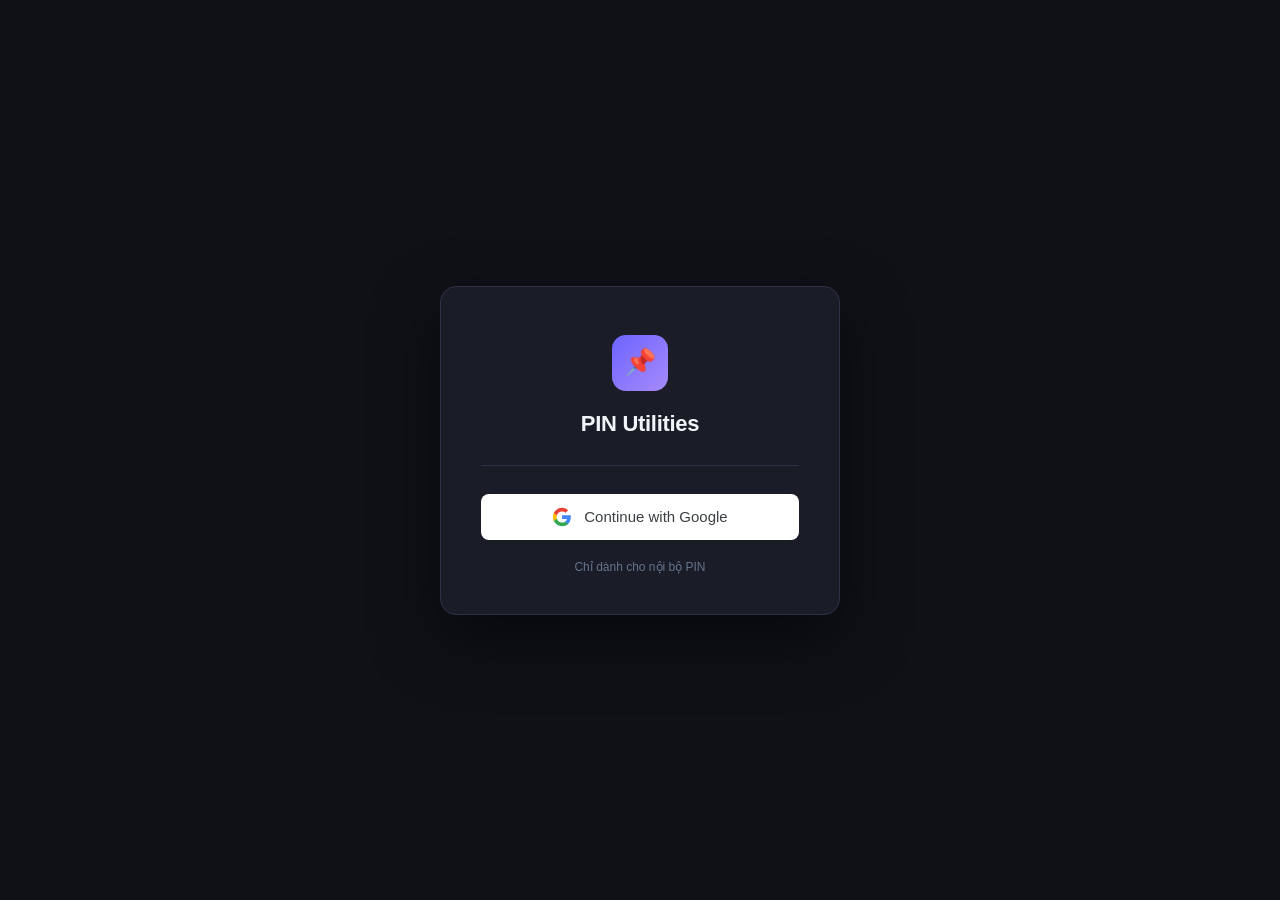
<file: frontend/login.html>
<!DOCTYPE html>
<html lang="vi">
<head>
  <meta charset="UTF-8" />
  <meta name="viewport" content="width=device-width, initial-scale=1.0" />
  <title>PIN Utilities — Sign In</title>
  <style>
    *, *::before, *::after { box-sizing: border-box; margin: 0; padding: 0; }

    body {
      min-height: 100vh;
      display: flex;
      align-items: center;
      justify-content: center;
      background: #0f1117;
      font-family: -apple-system, BlinkMacSystemFont, 'Segoe UI', sans-serif;
      color: #e2e8f0;
    }

    .login-card {
      background: #1a1d27;
      border: 1px solid #2d3148;
      border-radius: 16px;
      padding: 48px 40px 40px;
      width: 100%;
      max-width: 400px;
      text-align: center;
      box-shadow: 0 24px 64px rgba(0,0,0,.5);
    }

    .login-logo {
      width: 56px;
      height: 56px;
      background: linear-gradient(135deg, #6c63ff, #a78bfa);
      border-radius: 14px;
      display: flex;
      align-items: center;
      justify-content: center;
      font-size: 26px;
      margin: 0 auto 20px;
    }

    .login-title {
      font-size: 22px;
      font-weight: 700;
      color: #f1f5f9;
      letter-spacing: -0.3px;
      margin-bottom: 6px;
    }

    .login-divider {
      height: 1px;
      background: #2d3148;
      margin: 28px 0;
    }

    .btn-google {
      display: flex;
      align-items: center;
      justify-content: center;
      gap: 12px;
      width: 100%;
      padding: 13px 20px;
      background: #fff;
      color: #3c4043;
      border: none;
      border-radius: 8px;
      font-size: 15px;
      font-weight: 500;
      font-family: inherit;
      cursor: pointer;
      text-decoration: none;
      transition: background .15s, box-shadow .15s;
    }
    .btn-google:hover {
      background: #f8f8f8;
      box-shadow: 0 2px 8px rgba(0,0,0,.3);
    }
    .btn-google:active { background: #f0f0f0; }

    .btn-google svg {
      width: 20px;
      height: 20px;
      flex-shrink: 0;
    }

    .login-note {
      margin-top: 20px;
      font-size: 12px;
      color: #64748b;
    }

    .error-banner {
      display: none;
      background: #2d1b1b;
      border: 1px solid #7f1d1d;
      border-radius: 8px;
      padding: 10px 14px;
      font-size: 13px;
      color: #fca5a5;
      margin-bottom: 20px;
      text-align: left;
    }
    .error-banner.show { display: block; }
  </style>
</head>
<body>
  <div class="login-card">
    <div class="login-logo">&#x1F4CC;</div>
    <div class="login-title">PIN Utilities</div>

    <div class="login-divider"></div>

    <div class="error-banner" id="error-banner"></div>

    <a class="btn-google" href="/auth/login">
      <!-- Google G logo SVG -->
      <svg viewBox="0 0 24 24" xmlns="http://www.w3.org/2000/svg">
        <path d="M22.56 12.25c0-.78-.07-1.53-.2-2.25H12v4.26h5.92c-.26 1.37-1.04 2.53-2.21 3.31v2.77h3.57c2.08-1.92 3.28-4.74 3.28-8.09z" fill="#4285F4"/>
        <path d="M12 23c2.97 0 5.46-.98 7.28-2.66l-3.57-2.77c-.98.66-2.23 1.06-3.71 1.06-2.86 0-5.29-1.93-6.16-4.53H2.18v2.84C3.99 20.53 7.7 23 12 23z" fill="#34A853"/>
        <path d="M5.84 14.09c-.22-.66-.35-1.36-.35-2.09s.13-1.43.35-2.09V7.07H2.18C1.43 8.55 1 10.22 1 12s.43 3.45 1.18 4.93l3.66-2.84z" fill="#FBBC05"/>
        <path d="M12 5.38c1.62 0 3.06.56 4.21 1.64l3.15-3.15C17.45 2.09 14.97 1 12 1 7.7 1 3.99 3.47 2.18 7.07l3.66 2.84c.87-2.6 3.3-4.53 6.16-4.53z" fill="#EA4335"/>
      </svg>
      Continue with Google
    </a>

    <p class="login-note">Chỉ dành cho nội bộ PIN</p>
  </div>

  <script>
    // Hiện error banner nếu có query param ?error=...
    const params = new URLSearchParams(location.search);
    const err = params.get('error');
    if (err) {
      const banner = document.getElementById('error-banner');
      const messages = {
        oauth_failed: 'Đăng nhập thất bại. Vui lòng thử lại.',
        access_denied: 'Bạn đã từ chối quyền truy cập.',
      };
      banner.textContent = messages[err] || `Lỗi: ${err}`;
      banner.classList.add('show');
    }
  </script>
</body>
</html>
</file>
<file: pipeline/assets/pipeline.css>
/* pipeline/assets/pipeline.css — all selectors prefixed pl- to avoid collision */

/* ── Panel wrapper (must fill tool-panel flex) ─────────────────────────────── */
#tool-pipeline { display:flex; flex-direction:column; flex:1; overflow:hidden; position:relative; }

/* ── Top bar: Sheet URL + Fetch button ─────────────────────────────────────── */
.pl-topbar {
  background:var(--surface); border-bottom:1px solid var(--border);
  padding:12px 20px; display:flex; flex-direction:column; gap:8px;
}
.pl-sheet-row { display:flex; align-items:center; gap:8px; flex-wrap:wrap; }
.pl-sheet-lbl { font-size:10px; font-weight:700; text-transform:uppercase; letter-spacing:.7px; color:var(--text3); white-space:nowrap; }
.pl-sheet-input {
  flex:1; min-width:240px; max-width:500px;
  background:var(--bg); border:1px solid var(--border2); border-radius:7px;
  padding:7px 12px; color:var(--text); font-family:'JetBrains Mono',monospace; font-size:11px;
  outline:none; transition:border-color .15s;
}
.pl-sheet-input:focus { border-color:var(--accent); }
.pl-sheet-input:disabled { opacity:.5; cursor:not-allowed; }
.pl-fetch-btn {
  padding:7px 18px; background:var(--accent); border:none; border-radius:7px;
  color:#fff; font-family:'DM Sans',sans-serif; font-weight:700; font-size:13px;
  cursor:pointer; transition:all .18s; white-space:nowrap; display:flex; align-items:center; gap:6px;
}
.pl-fetch-btn:hover:not(:disabled) { background:var(--accent2); transform:translateY(-1px); }
.pl-fetch-btn:disabled { opacity:.4; cursor:not-allowed; transform:none; }
.pl-auth-btn {
  display:flex; align-items:center; gap:6px; padding:7px 13px; border-radius:7px;
  background:var(--surface2); border:1px solid var(--border2); color:var(--text2);
  cursor:pointer; font-family:'DM Sans',sans-serif; font-size:12px; font-weight:600;
  transition:all .18s; white-space:nowrap;
}
.pl-auth-btn:hover { border-color:var(--accent); color:var(--accent); }
.pl-auth-btn.pl-connected { background:rgba(74,222,128,.08); border-color:rgba(74,222,128,.35); color:var(--green); }
.pl-fetched-lbl { font-size:11px; color:var(--text3); font-family:'JetBrains Mono',monospace; }

/* Status bar */
.pl-status-bar { display:none; margin:0 20px; padding:7px 12px; border-radius:6px; font-size:12px; align-items:center; gap:6px; }
.pl-status-ok  { display:flex; background:var(--green-bg); color:var(--green); border:1px solid rgba(74,222,128,.2); }
.pl-status-err { display:flex; background:var(--red-bg);   color:var(--red);   border:1px solid rgba(248,113,113,.2); }

/* ── Tabs ──────────────────────────────────────────────────────────────────── */
.pl-tabs { display:flex; gap:2px; padding:0 20px; border-bottom:1px solid var(--border); background:var(--surface); overflow-x:auto; }
.pl-tab-btn { padding:9px 15px; border:none; background:none; cursor:pointer; font-family:'DM Sans',sans-serif; font-size:12px; font-weight:600; color:var(--text3); border-bottom:2px solid transparent; transition:all .14s; white-space:nowrap; }
.pl-tab-btn:hover { color:var(--text); }
.pl-tab-btn.active { color:var(--accent); border-bottom-color:var(--accent); }

/* ── Controls bar ──────────────────────────────────────────────────────────── */
.pl-controls { background:var(--surface); border-bottom:1px solid var(--border); padding:7px 20px; display:flex; align-items:center; gap:7px; flex-wrap:wrap; }
.pl-search { display:flex; align-items:center; gap:5px; background:var(--surface2); border:1px solid var(--border); border-radius:7px; padding:5px 9px; min-width:160px; flex:1; max-width:250px; }
.pl-search input { flex:1; background:none; border:none; outline:none; color:var(--text); font-family:'DM Sans',sans-serif; font-size:12px; }
.pl-search input::placeholder { color:var(--text3); }
.pl-sel { background:var(--surface2); border:1px solid var(--border); border-radius:7px; padding:5px 8px; color:var(--text); font-family:'DM Sans',sans-serif; font-size:12px; cursor:pointer; outline:none; }
.pl-sel:focus { border-color:var(--accent); }
.pl-fb { padding:5px 12px; border-radius:7px; background:var(--surface2); border:1px solid var(--border); color:var(--text2); cursor:pointer; font-family:'DM Sans',sans-serif; font-size:12px; font-weight:600; transition:all .13s; }
.pl-fb:hover { color:var(--text); border-color:var(--border2); }
.pl-fb.active { background:rgba(108,99,255,.14); border-color:var(--accent); color:var(--accent); }
.pl-ctrl-div { width:1px; height:18px; background:var(--border); flex-shrink:0; }
.pl-count { font-size:11px; color:var(--text2); font-family:'JetBrains Mono',monospace; background:var(--surface2); border:1px solid var(--border); padding:3px 9px; border-radius:20px; }

/* ── Content scroll area ───────────────────────────────────────────────────── */
.pl-content-wrap { flex:1; overflow-y:auto; padding:14px 20px; }

/* ── Column headers ────────────────────────────────────────────────────────── */
.pl-col-hdrs { display:grid; grid-template-columns:240px 1fr 1fr 160px 120px; padding:5px 12px; gap:8px; font-size:10px; text-transform:uppercase; letter-spacing:.7px; color:var(--text3); font-weight:700; margin-bottom:5px; }

/* ── Section header ────────────────────────────────────────────────────────── */
.pl-sec-hdr { display:flex; align-items:center; gap:8px; margin:18px 0 7px; }
.pl-sec-hdr:first-child { margin-top:0; }
.pl-sec-label { font-size:11px; font-weight:700; text-transform:uppercase; letter-spacing:.8px; padding:3px 11px; border-radius:20px; white-space:nowrap; }
.pl-sec-cbt  { background:rgba(192,132,252,.15); color:var(--purple); border:1px solid rgba(192,132,252,.3); }
.pl-sec-ob   { background:rgba(108,99,255,.14);  color:var(--accent); border:1px solid rgba(108,99,255,.3); }
.pl-sec-rel  { background:rgba(74,222,128,.12);  color:var(--green);  border:1px solid rgba(74,222,128,.3); }
.pl-sec-pend { background:rgba(251,191,36,.11);  color:var(--yellow); border:1px solid rgba(251,191,36,.25); }
.pl-sec-term { background:rgba(248,113,113,.1);  color:var(--red);    border:1px solid rgba(248,113,113,.2); }
.pl-sec-line { flex:1; height:1px; background:var(--border); }
.pl-sec-count { font-size:11px; color:var(--text3); font-family:'JetBrains Mono',monospace; }

/* ── Game grid + card ──────────────────────────────────────────────────────── */
.pl-grid { display:flex; flex-direction:column; gap:4px; margin-bottom:4px; }
.pl-card {
  background:var(--surface); border:1px solid var(--border); border-radius:9px;
  border-left:3px solid transparent; overflow:hidden; cursor:pointer;
  transition:all .14s; animation:plFadeUp .22s ease both;
}
@keyframes plFadeUp { from{opacity:0;transform:translateY(5px)} to{opacity:1;transform:translateY(0)} }
.pl-card:hover { background:var(--surface2); border-color:var(--border2); }
.pl-card.pl-expanded { background:var(--surface2); border-left-color:var(--accent); }

.pl-card-row { display:grid; grid-template-columns:240px 1fr 1fr 160px 120px; align-items:center; padding:9px 12px; gap:8px; }
.pl-gname { font-size:13px; font-weight:700; line-height:1.3; }
.pl-galias { font-size:10px; color:var(--text3); font-family:'JetBrains Mono',monospace; margin-top:2px; }
.pl-gowner { font-size:11px; color:var(--text2); margin-top:2px; }

/* ── Ranking badge ─────────────────────────────────────────────────────────── */
.pl-rank-badge { display:inline-block; width:20px; height:20px; line-height:20px; text-align:center; border-radius:5px; font-size:9px; font-weight:800; font-family:'JetBrains Mono',monospace; flex-shrink:0; }
.pl-rank-sss { background:rgba(251,191,36,.2);  color:var(--yellow); }
.pl-rank-ss  { background:rgba(251,146,60,.2);  color:var(--orange); }
.pl-rank-s   { background:rgba(192,132,252,.2); color:var(--purple); }
.pl-rank-a   { background:rgba(108,99,255,.2);  color:var(--accent); }
.pl-rank-b   { background:rgba(74,222,128,.2);  color:var(--green);  }
.pl-rank-c   { background:rgba(138,155,191,.2); color:var(--text2);  }
.pl-rank-def { background:var(--surface2); color:var(--text3); }

/* ── Status badge ──────────────────────────────────────────────────────────── */
.pl-status-badge { display:inline-flex; align-items:center; padding:2px 9px; border-radius:20px; font-size:10px; font-weight:700; letter-spacing:.3px; white-space:nowrap; }
.pl-st-released { background:rgba(74,222,128,.12); color:var(--green);  border:1px solid rgba(74,222,128,.3); }
.pl-st-on       { background:rgba(108,99,255,.12); color:var(--accent); border:1px solid rgba(108,99,255,.3); }
.pl-st-term     { background:rgba(248,113,113,.1); color:var(--red);    border:1px solid rgba(248,113,113,.2); }
.pl-st-pending  { background:rgba(251,191,36,.1);  color:var(--yellow); border:1px solid rgba(251,191,36,.25); }
.pl-st-upd      { background:rgba(192,132,252,.12);color:var(--purple); border:1px solid rgba(192,132,252,.3); }

/* ── Market pills ──────────────────────────────────────────────────────────── */
.pl-mkt-pills { display:flex; flex-wrap:wrap; gap:3px; }
.pl-mkt-pill { padding:2px 5px; border-radius:4px; font-size:9px; font-weight:600; font-family:'JetBrains Mono',monospace; background:var(--surface2); color:var(--text2); border:1px solid var(--border); }

/* ── Date block ────────────────────────────────────────────────────────────── */
.pl-date-blk { display:flex; flex-direction:column; gap:1px; }
.pl-date-lbl { font-size:9px; text-transform:uppercase; letter-spacing:.7px; color:var(--text3); font-weight:700; }
.pl-date-val { font-size:11px; font-family:'JetBrains Mono',monospace; font-weight:700; }
.pl-date-cbt { color:var(--purple); }
.pl-date-ob  { color:var(--accent); }
.pl-date-rng { font-size:10px; color:var(--text3); font-family:'JetBrains Mono',monospace; }
.pl-tbu      { font-size:11px; color:var(--text3); font-style:italic; }
.pl-no-cbt   { font-size:11px; color:var(--text3); font-style:italic; }
.pl-cd { font-family:'JetBrains Mono',monospace; font-size:10px; }
.pl-cd-soon  { color:var(--yellow); }
.pl-cd-today { color:var(--green); font-weight:700; }
.pl-cd-past  { color:var(--text3); }
.pl-cd-normal{ color:var(--text3); }

/* ── Detail expand ─────────────────────────────────────────────────────────── */
.pl-detail { display:none; border-top:1px solid var(--border); padding:12px; background:rgba(15,17,23,.55); grid-template-columns:1fr 1fr 1fr; gap:14px; animation:plFadeUp .14s ease; }
.pl-detail.pl-detail-open { display:grid; }
.pl-detail-col { display:flex; flex-direction:column; gap:4px; }
.pl-dl { font-size:9px; text-transform:uppercase; letter-spacing:.7px; color:var(--text3); font-weight:700; }
.pl-dmono { font-family:'JetBrains Mono',monospace; font-size:11px; color:var(--text2); }
.pl-chips { display:flex; flex-wrap:wrap; gap:3px; }
.pl-chip { padding:2px 6px; border-radius:4px; font-size:10px; font-weight:600; background:rgba(108,99,255,.1); color:var(--accent); border:1px solid rgba(108,99,255,.25); }
.pl-note { font-size:11px; color:var(--text2); line-height:1.6; background:var(--surface2); border-radius:6px; padding:7px 10px; border-left:2px solid var(--border2); white-space:pre-wrap; }

/* ── Timeline ──────────────────────────────────────────────────────────────── */
.pl-tl-row { display:flex; align-items:center; gap:5px; margin-top:4px; }
.pl-tl-dot { width:8px; height:8px; border-radius:50%; flex-shrink:0; }
.pl-tl-cbt { background:var(--purple); }
.pl-tl-ob  { background:var(--accent); }
.pl-tl-bar { flex:1; height:2px; background:linear-gradient(90deg,var(--purple),var(--accent)); border-radius:1px; }
.pl-tl-labs { display:flex; justify-content:space-between; font-size:9px; font-family:'JetBrains Mono',monospace; color:var(--text3); margin-top:2px; }

/* ── Close table ───────────────────────────────────────────────────────────── */
.pl-tbl-wrap { background:var(--surface); border:1px solid var(--border); border-radius:9px; overflow:hidden; overflow-x:auto; }
.pl-close-tbl { width:100%; border-collapse:collapse; min-width:700px; }
.pl-thead th { padding:9px 12px; text-align:left; font-weight:700; font-size:10px; text-transform:uppercase; letter-spacing:.7px; color:var(--text3); background:var(--surface2); }
.pl-tr-close { border-bottom:1px solid var(--border); transition:background .11s; }
.pl-tr-close:hover { background:var(--surface2); }
.pl-td-name { padding:9px 12px; font-weight:700; font-size:12px; }
.pl-td-mono { padding:9px 8px; font-family:'JetBrains Mono',monospace; font-size:11px; color:var(--text2); }
.pl-dim { color:var(--text3) !important; }

/* ── Loading overlay ───────────────────────────────────────────────────────── */
.pl-loading-overlay {
  display:none; position:absolute; inset:0;
  background:rgba(15,17,23,.78); z-index:50;
  align-items:center; justify-content:center; flex-direction:column; gap:12px;
  backdrop-filter:blur(2px);
}
.pl-spinner { width:34px; height:34px; border:3px solid var(--border); border-top-color:var(--accent); border-radius:50%; animation:plSpin .6s linear infinite; }
@keyframes plSpin { to{transform:rotate(360deg)} }
.pl-loading-msg { font-size:13px; color:var(--text2); font-family:'JetBrains Mono',monospace; }

/* ── Google sign-in overlay ────────────────────────────────────────────────── */
.pl-login-overlay { display:none; position:absolute; inset:0; background:rgba(8,11,20,.88); z-index:60; align-items:center; justify-content:center; }
.pl-login-card { background:var(--surface); border:1px solid var(--border2); border-radius:14px; padding:34px 42px; text-align:center; max-width:360px; width:100%; }
.pl-login-card h3 { font-size:17px; font-weight:700; margin-bottom:7px; }
.pl-login-card p { font-size:13px; color:var(--text2); margin-bottom:22px; line-height:1.5; }
.pl-login-err { display:none; font-size:12px; color:var(--red); background:var(--red-bg); border:1px solid rgba(248,113,113,.2); border-radius:6px; padding:7px 11px; margin-bottom:12px; text-align:left; }
.pl-btn-google { width:100%; padding:11px 16px; border-radius:9px; background:white; border:none; cursor:pointer; display:flex; align-items:center; justify-content:center; gap:9px; font-family:'DM Sans',sans-serif; font-size:14px; font-weight:600; color:#1f2937; transition:background .13s; }
.pl-btn-google:hover { background:#f3f4f6; }
.pl-btn-cancel { width:100%; margin-top:8px; padding:9px 16px; border-radius:9px; background:var(--surface2); border:1px solid var(--border2); color:var(--text2); cursor:pointer; font-family:'DM Sans',sans-serif; font-size:13px; transition:all .13s; }
.pl-btn-cancel:hover { color:var(--text); }

/* ── Empty state ───────────────────────────────────────────────────────────── */
.pl-empty { text-align:center; padding:60px 20px; }
.pl-empty-icon { font-size:34px; opacity:.28; margin-bottom:10px; }
.pl-empty-t { font-size:14px; color:var(--text2); margin-bottom:5px; }
.pl-empty-s { font-size:12px; color:var(--text3); }

/* ── Google SVG icon ───────────────────────────────────────────────────────── */
.pl-g-icon { width:16px; height:16px; }

/* ── Additional fixes ──────────────────────────────────────────────────────── */
/* Ensure SVG icons in buttons don't expand */
.pl-auth-btn svg,
.pl-fetch-btn svg,
.pl-btn-google svg {
  flex-shrink: 0;
  display: inline-block;
}
/* Login separator */
.pl-login-sep {
  font-size: 11px; color: var(--text3);
  margin: 10px 0 4px; position: relative;
  display: flex; align-items: center; gap: 8px;
}
.pl-login-sep::before,.pl-login-sep::after {
  content:''; flex:1; height:1px; background: var(--border);
}
/* Login overlay backdrop click dismiss */
.pl-login-overlay { cursor: default; }
.pl-login-card { cursor: auto; }

/* ═══════════════════════════════════════════════════════════════
   pipeline.css  v2.0 additions — Date Range Filter + Multi-group
═══════════════════════════════════════════════════════════════ */

/* ── Date inputs ─────────────────────────────────────────────────────────── */
.pl-date-sep {
  font-size: 11px;
  color: var(--text3);
  padding: 0 2px;
  white-space: nowrap;
}
.pl-date-input {
  background: var(--surface2);
  border: 1px solid var(--border);
  border-radius: 7px;
  color: var(--text);
  font-size: 12px;
  padding: 5px 8px;
  height: 30px;
  cursor: pointer;
  transition: border-color 0.15s, box-shadow 0.15s;
  /* Native date picker - consistent sizing */
  min-width: 130px;
  max-width: 140px;
}
.pl-date-input:hover {
  border-color: var(--border2);
}
.pl-date-input:focus {
  outline: none;
  border-color: var(--accent);
  box-shadow: 0 0 0 2px rgba(108,99,255,0.18);
}
/* Dark mode calendar picker */
.pl-date-input::-webkit-calendar-picker-indicator {
  filter: invert(0.7);
  cursor: pointer;
  opacity: 0.6;
}
.pl-date-input::-webkit-calendar-picker-indicator:hover {
  opacity: 1;
}

/* ── Clear date button ───────────────────────────────────────────────────── */
.pl-clear-date {
  display: none;          /* shown by JS when filter active */
  align-items: center;
  gap: 4px;
  background: transparent;
  border: 1px solid rgba(220,38,38,0.35);
  border-radius: 7px;
  color: #f87171;
  font-size: 11px;
  font-weight: 600;
  padding: 4px 10px;
  height: 30px;
  cursor: pointer;
  white-space: nowrap;
  transition: background 0.15s, border-color 0.15s, color 0.15s;
}
.pl-clear-date:hover {
  background: rgba(220,38,38,0.12);
  border-color: #f87171;
  color: #fca5a5;
}

/* ── Date validation warning ─────────────────────────────────────────────── */
.pl-date-warn {
  display: none;          /* shown by JS on invalid range */
  align-items: center;
  gap: 6px;
  background: rgba(217,119,6,0.12);
  border: 1px solid rgba(217,119,6,0.3);
  border-radius: 6px;
  color: var(--yellow, #d97706);
  font-size: 11px;
  padding: 4px 10px;
  height: 30px;
  white-space: nowrap;
}

/* ── Active filter banner ────────────────────────────────────────────────── */
.pl-date-active-banner {
  display: flex;
  align-items: center;
  justify-content: space-between;
  background: linear-gradient(90deg, rgba(108,99,255,0.1) 0%, rgba(79,70,229,0.06) 100%);
  border: 1px solid rgba(108,99,255,0.22);
  border-radius: 8px;
  padding: 8px 14px;
  margin-bottom: 10px;
  font-size: 12.5px;
  color: var(--text2);
  gap: 12px;
  flex-wrap: wrap;
}
.pl-date-active-banner strong {
  color: var(--accent);
  font-weight: 600;
}
.pl-banner-note {
  font-size: 11px;
  color: var(--text3);
  font-style: italic;
}

/* ── Section header color variants ──────────────────────────────────────── */
/* CBT group — teal/cyan accent */
.pl-sec-hdr .pl-sec-cbt {
  color: #22d3ee;
  border-color: rgba(34,211,238,0.25);
  background: rgba(34,211,238,0.07);
}
/* OB group — accent purple */
.pl-sec-hdr .pl-sec-ob {
  color: var(--accent);
  border-color: rgba(108,99,255,0.25);
  background: rgba(108,99,255,0.07);
}
/* No-CBT group — amber */
.pl-sec-hdr .pl-sec-nocbt {
  color: #fbbf24;
  border-color: rgba(251,191,36,0.25);
  background: rgba(251,191,36,0.07);
}

/* ── Ensure controls bar wraps gracefully ────────────────────────────────── */
.pl-controls {
  flex-wrap: wrap;
  row-gap: 6px;
}

/* ── Name row alignment ──────────────────────────────────────────────────── */
.pl-name-row {
  display: flex;
  align-items: center;
  gap: 6px;
}

/* ═══════════════════════════════════════════════════════════════════════════
   STATS TAB — pipeline/modules/stats-renderer.js  v1.0
   ═══════════════════════════════════════════════════════════════════════════ */

/* ── Inner tab switcher (Stats ↔ Detail) ─────────────────────────────────── */
.pl-view-tabs {
  display: flex;
  border-bottom: 1px solid var(--border);
  background: var(--surface);
  padding: 0 16px;
  gap: 2px;
}
.pl-vtab {
  display: flex; align-items: center; gap: 6px;
  padding: 0 16px; height: 38px;
  font-size: 12.5px; font-weight: 500;
  color: var(--text3);
  cursor: pointer;
  border: none; background: none;
  border-bottom: 2px solid transparent;
  transition: color 0.15s, border-color 0.15s;
  white-space: nowrap;
}
.pl-vtab:hover { color: var(--text2); }
.pl-vtab.active { color: var(--text); border-bottom-color: var(--accent); }

/* ── View containers ─────────────────────────────────────────────────────── */
#pl-stats-content { display: none; flex-direction: column; gap: 14px; padding: 16px; overflow-y: auto; flex: 1; min-height: 0; }
#pl-stats-content.active { display: flex; }
#pl-detail-content { display: none; flex-direction: column; flex: 1; min-height: 0; }
#pl-detail-content.active { display: flex; }

/* ── KPI Cards ───────────────────────────────────────────────────────────── */
.pls-kpi-row {
  display: grid;
  grid-template-columns: repeat(4, 1fr);
  gap: 10px;
}
.pls-kpi {
  background: var(--surface);
  border: 1px solid var(--border);
  border-radius: 10px;
  padding: 14px 16px;
  position: relative; overflow: hidden;
}
.pls-kpi::before {
  content: ''; position: absolute; top: 0; left: 0; right: 0; height: 2px;
}
.pls-kpi.ob::before    { background: var(--ob-color, #6c63ff); }
.pls-kpi.cbt::before   { background: var(--cbt-color, #22d3ee); }
.pls-kpi.alert::before { background: var(--red, #ef4444); }
.pls-kpi.month::before { background: var(--green, #22c55e); }
.pls-kpi.has-alert .pls-kpi-value { animation: pls-pulse-num 2s ease-in-out infinite; }
@keyframes pls-pulse-num {
  0%,100% { opacity: 1; } 50% { opacity: 0.6; }
}
.pls-kpi-label { font-size: 11px; color: var(--text3); font-weight: 500; }
.pls-kpi-value {
  font-size: 28px; font-weight: 700; line-height: 1; margin: 4px 0 2px;
  font-variant-numeric: tabular-nums;
}
.pls-kpi.ob .pls-kpi-value    { color: var(--ob-color,  #6c63ff); }
.pls-kpi.cbt .pls-kpi-value   { color: var(--cbt-color, #22d3ee); }
.pls-kpi.alert .pls-kpi-value { color: var(--red, #ef4444); }
.pls-kpi.month .pls-kpi-value { color: var(--green, #22c55e); }
.pls-kpi-sub { font-size: 10.5px; color: var(--text3); }

/* ── Alert Strip ─────────────────────────────────────────────────────────── */
.pls-alert-strip { display: flex; gap: 10px; flex-wrap: wrap; }
.pls-alert-empty {
  display: flex; align-items: center; gap: 10px;
  padding: 12px 16px; border-radius: 10px;
  font-size: 12.5px; color: var(--text3);
  background: var(--surface); border: 1px solid var(--border);
}
.pls-alert-card {
  display: flex; align-items: flex-start; gap: 10px;
  padding: 12px 14px; border-radius: 10px;
  flex: 1; min-width: 200px;
  position: relative; overflow: hidden;
}
.pls-alert-card::before {
  content: ''; position: absolute; left: 0; top: 0; bottom: 0; width: 3px;
}
.pls-alert-card.urgent  { background: rgba(239,68,68,0.07);  border: 1px solid rgba(239,68,68,0.2); }
.pls-alert-card.urgent::before  { background: #ef4444; }
.pls-alert-card.warning { background: rgba(245,158,11,0.06); border: 1px solid rgba(245,158,11,0.18); }
.pls-alert-card.warning::before { background: #f59e0b; }
.pls-alert-card.info    { background: rgba(34,211,238,0.05); border: 1px solid rgba(34,211,238,0.15); }
.pls-alert-card.info::before    { background: #22d3ee; }
.pls-alert-icon { font-size: 18px; flex-shrink: 0; margin-top: 1px; }
.pls-alert-title {
  font-size: 12px; font-weight: 600; margin-bottom: 5px;
}
.pls-alert-card.urgent  .pls-alert-title { color: #fca5a5; }
.pls-alert-card.warning .pls-alert-title { color: #fde68a; }
.pls-alert-card.info    .pls-alert-title { color: #a5f3fc; }
.pls-alert-items { display: flex; flex-direction: column; gap: 4px; }
.pls-alert-item { display: flex; align-items: center; gap: 6px; font-size: 11.5px; color: var(--text2); }
.pls-alert-dot { width: 6px; height: 6px; border-radius: 50%; flex-shrink: 0; }
.pls-alert-card.urgent  .pls-alert-dot { background: #ef4444; }
.pls-alert-card.warning .pls-alert-dot { background: #f59e0b; }
.pls-alert-card.info    .pls-alert-dot { background: #22d3ee; }
.pls-alert-game { flex: 1; white-space: nowrap; overflow: hidden; text-overflow: ellipsis; }
.pls-alert-evtype { font-size: 9.5px; font-weight: 700; padding: 1px 5px; border-radius: 3px; }
.pls-alert-card.urgent  .pls-alert-evtype { background: rgba(239,68,68,0.15); color: #fca5a5; }
.pls-alert-card.warning .pls-alert-evtype { background: rgba(245,158,11,0.12); color: #fde68a; }
.pls-alert-card.info    .pls-alert-evtype { background: rgba(34,211,238,0.1);  color: #a5f3fc; }
.pls-alert-days { margin-left: auto; font-size: 10.5px; font-weight: 700; white-space: nowrap; }
.pls-alert-card.urgent  .pls-alert-days { color: #fca5a5; }
.pls-alert-card.warning .pls-alert-days { color: #fde68a; }
.pls-alert-more { font-size: 10.5px; color: var(--text3); margin-top: 2px; }

/* ── Filter Row ──────────────────────────────────────────────────────────── */
.pls-filter-row { display: flex; align-items: center; gap: 8px; flex-wrap: wrap; }
.pls-filter-lbl { font-size: 11px; color: var(--text3); font-weight: 500; flex-shrink: 0; }
.pls-chips { display: flex; gap: 5px; flex-wrap: wrap; }
.pls-chips-div { width: 1px; height: 20px; background: var(--border); flex-shrink: 0; }
.pls-qchip, .pls-mchip {
  padding: 3px 10px; border-radius: 20px; cursor: pointer;
  font-size: 11px; font-weight: 500;
  border: 1px solid var(--border); color: var(--text3);
  background: var(--surface2); transition: all 0.12s;
}
.pls-qchip:hover, .pls-mchip:hover { border-color: var(--border2); color: var(--text2); }
.pls-qchip.active { background: var(--accent); border-color: var(--accent); color: #fff; }
.pls-mchip.active {
  background: rgba(108,99,255,0.15);
  border-color: rgba(108,99,255,0.4);
  color: var(--accent);
}

/* ── Timeline container ──────────────────────────────────────────────────── */
.pls-timeline {
  background: var(--surface);
  border: 1px solid var(--border);
  border-radius: 12px;
  /* overflow:visible so ob-labels and absolute elements are not clipped */
}
.pls-tl-header {
  display: flex; align-items: center; justify-content: space-between;
  padding: 12px 16px 8px;
}
.pls-tl-title {
  font-size: 13px; font-weight: 600; color: var(--text);
  display: flex; align-items: center; gap: 8px;
}
.pls-tl-year {
  font-size: 12px; font-weight: 600; color: var(--accent);
  background: rgba(108,99,255,0.1); border: 1px solid rgba(108,99,255,0.2);
  padding: 2px 8px; border-radius: 4px; font-variant-numeric: tabular-nums;
}
.pls-tl-subtitle { font-size: 11px; color: var(--text3); font-weight: 400; }
.pls-tl-legend { display: flex; gap: 12px; align-items: center; flex-wrap: wrap; }
.pls-leg { display: flex; align-items: center; gap: 5px; font-size: 11px; color: var(--text3); }
.pls-leg-dot { width: 10px; height: 10px; border-radius: 2px; }
.pls-leg-dot.ob  { background: var(--ob-color,  #6c63ff); }
.pls-leg-dot.cbt { background: var(--cbt-color, #22d3ee); }
.pls-leg-dot.a7  { background: #ef4444; }
.pls-leg-dot.a14 { background: #f59e0b; }

/* ── Timeline body grid ──────────────────────────────────────────────────── */
.pls-tl-body { padding: 0 16px 12px; }
.pls-tl-months {
  display: grid; grid-template-columns: repeat(12,1fr);
  margin-bottom: 6px;
}
.pls-month-col {
  display: flex; flex-direction: column; align-items: center; gap: 3px;
  padding: 6px 2px; transition: background 0.15s;
  border-left: 1px solid var(--border);
}
.pls-month-col:first-child { border-left: none; }
.pls-month-col.current .pls-month-name { color: var(--accent); font-weight: 700; }
.pls-month-col.has-events .pls-month-name { color: var(--text2); }
.pls-month-col.dimmed { opacity: 0.35; }
.pls-month-col.highlighted { background: rgba(108,99,255,0.04); }
.pls-month-name { font-size: 10px; font-weight: 500; color: var(--text3); white-space: nowrap; }
.pls-month-badge {
  display: flex; align-items: center; gap: 3px;
  background: var(--surface2); border: 1px solid var(--border);
  border-radius: 8px; padding: 2px 5px;
  font-size: 9px; font-weight: 600; line-height: 1;
  white-space: nowrap;
}
.pls-month-badge.empty { background: transparent; border-color: transparent; opacity: 0.25; }
.pls-mc-ob    { color: var(--ob-color,  #6c63ff); }
.pls-mc-cbt   { color: var(--cbt-color, #22d3ee); }
.pls-mc-sep   { color: var(--text3); font-size: 8px; }
.pls-mc-empty { color: var(--text3); }

/* ── Section label ───────────────────────────────────────────────────────── */
.pls-tl-section-label {
  font-size: 9.5px; font-weight: 700; letter-spacing: .07em; text-transform: uppercase;
  padding: 6px 0 4px;
}
.pls-tl-section-label.ob  { color: var(--ob-color,  #6c63ff); }
.pls-tl-section-label.cbt { color: var(--cbt-color, #22d3ee); }

/* ── Center divider ──────────────────────────────────────────────────────── */
.pls-tl-divider {
  display: flex; align-items: center; justify-content: space-between;
  border-top: 1.5px dashed var(--border2); border-bottom: 1.5px dashed var(--border2);
  background: var(--surface2);
  margin: 2px -16px; padding: 4px 20px;
  font-size: 9px; font-weight: 600; color: var(--text3); letter-spacing: .08em;
}

/* ── OB swim-lane rows (taller to show name label) ───────────────────────── */
.pls-tl-row {
  display: grid; grid-template-columns: repeat(12,1fr);
  height: 26px;
  overflow: visible;
}
.pls-tl-row.ob-row { height: 28px; }

.pls-tl-cell {
  position: relative; height: 100%;
  border-left: 1px solid var(--border);
  transition: background 0.12s;
  overflow: visible;
}
.pls-tl-cell:first-child { border-left: none; }
.pls-tl-cell.dimmed { background: rgba(0,0,0,0.15); }

.pls-tl-empty { font-size: 11px; color: var(--text3); padding: 8px 0; }

/* ── OB pill bar (replaces dot for better visibility) ────────────────────── */
.pls-ob-pill {
  position: absolute; top: 50%; transform: translateY(-50%);
  height: 18px; border-radius: 9px;
  min-width: 60px;
  background: linear-gradient(90deg, #6c63ff, #8b85ff);
  color: rgba(255,255,255,0.92);
  font-size: 9px; font-weight: 700;
  padding: 0 8px 0 10px;
  white-space: nowrap;
  display: flex; align-items: center; gap: 5px;
  cursor: pointer; z-index: 3;
  box-shadow: 0 1px 6px rgba(108,99,255,0.3);
  transition: filter 0.12s, transform 0.12s;
}
.pls-ob-pill:hover { filter: brightness(1.2); transform: translateY(-50%) scale(1.03); }
.pls-ob-pill.alert-7 {
  background: linear-gradient(90deg, #ef4444, #f87171);
  box-shadow: 0 1px 6px rgba(239,68,68,0.35);
  animation: pls-pulse-bar 1.5s ease-in-out infinite;
}
.pls-ob-pill.alert-14 {
  background: linear-gradient(90deg, #f59e0b, #fbbf24);
  color: rgba(20,10,0,0.85);
}
.pls-ob-pill-cd {
  font-size: 8px; font-weight: 700;
  padding: 1px 5px; border-radius: 3px; flex-shrink: 0;
}
.pls-ob-pill-cd.alert-7  { background: rgba(0,0,0,0.2); color: #ffd5d5; }
.pls-ob-pill-cd.alert-14 { background: rgba(0,0,0,0.15); color: #fff8e1; }
.pls-ob-pill-cd:not(.alert-7):not(.alert-14) { background: rgba(255,255,255,0.15); color: rgba(255,255,255,0.8); }

/* ── CBT pill (mirrors OB pill) ─────────────────────────────────────────── */
.pls-cbt-pill {
  position: absolute; top: 50%; transform: translateY(-50%);
  height: 18px; border-radius: 9px;
  min-width: 60px;
  background: linear-gradient(90deg, #22d3ee, #67e8f9);
  color: rgba(0, 20, 25, 0.88);
  font-size: 9px; font-weight: 700;
  padding: 0 8px 0 10px;
  white-space: nowrap;
  display: flex; align-items: center; gap: 5px;
  cursor: pointer; z-index: 3;
  box-shadow: 0 1px 6px rgba(34,211,238,0.25);
  transition: filter 0.12s, transform 0.12s;
}
.pls-cbt-pill:hover { filter: brightness(1.2); transform: translateY(-50%) scale(1.03); }
.pls-cbt-pill::before {
  content: '🧪';
  font-size: 9px; flex-shrink: 0;
}
.pls-cbt-pill.alert-7 {
  background: linear-gradient(90deg, #ef4444, #f87171);
  color: rgba(255,255,255,0.92);
  box-shadow: 0 1px 6px rgba(239,68,68,0.35);
  animation: pls-pulse-bar 1.5s ease-in-out infinite;
}
.pls-cbt-pill.alert-14 {
  background: linear-gradient(90deg, #f59e0b, #fbbf24);
  color: rgba(20,10,0,0.85);
}
.pls-cbt-pill-cd {
  font-size: 8px; font-weight: 700;
  padding: 1px 5px; border-radius: 3px; flex-shrink: 0;
}
.pls-cbt-pill-cd.alert-7  { background: rgba(0,0,0,0.2); color: #ffd5d5; }
.pls-cbt-pill-cd.alert-14 { background: rgba(0,0,0,0.15); color: #fff8e1; }
.pls-cbt-pill-cd:not(.alert-7):not(.alert-14) { background: rgba(0,0,0,0.15); color: rgba(0,40,50,0.7); }

/* Continuation bar segment for multi-month CBT (after the first/pill cell) */
.pls-cbt-cont {
  position: absolute; top: 50%; transform: translateY(-50%);
  height: 6px; border-radius: 3px;
  background: rgba(34,211,238,0.35);
  pointer-events: none;
}
.pls-cbt-cont.alert-7  { background: rgba(239,68,68,0.3); }
.pls-cbt-cont.alert-14 { background: rgba(245,158,11,0.3); }

@keyframes pls-pulse-bar {
  0%,100% { box-shadow: 0 0 0 0 rgba(239,68,68,0.4); }
  50%      { box-shadow: 0 0 0 5px rgba(239,68,68,0); }
}

/* ── Hover dialog ────────────────────────────────────────────────────────── */
.pls-hover-dialog {
  position: fixed; z-index: 9999; display: none;
  pointer-events: none;
  opacity: 0; transform: translateY(6px) scale(0.97);
  transition: opacity 0.14s ease, transform 0.14s ease;
  width: 280px;
}
.pls-hover-dialog.visible {
  opacity: 1; transform: translateY(0) scale(1);
  pointer-events: auto;
}
.pls-hd-card {
  background: #1a1d2e;
  border: 1px solid rgba(108,99,255,0.3);
  border-radius: 12px; overflow: hidden;
  box-shadow: 0 20px 60px rgba(0,0,0,0.6), 0 0 0 1px rgba(255,255,255,0.04);
}
.pls-hd-top {
  height: 3px;
  background: linear-gradient(90deg, #6c63ff, #22d3ee);
}
.pls-hd-top.type-cbt           { background: linear-gradient(90deg, #22d3ee, #67e8f9); }
.pls-hd-top.type-ob            { background: linear-gradient(90deg, #6c63ff, #8b85ff); }
.pls-hd-top.type-ob.alert-7,
.pls-hd-top.type-cbt.alert-7   { background: linear-gradient(90deg, #ef4444, #f87171); }
.pls-hd-top.type-ob.alert-14,
.pls-hd-top.type-cbt.alert-14  { background: linear-gradient(90deg, #f59e0b, #fbbf24); }
.pls-hd-body { padding: 12px 14px 14px; }
.pls-hd-name  { font-size: 13.5px; font-weight: 700; color: var(--text, #e8eaf2); line-height: 1.2; }
.pls-hd-alias { font-size: 10.5px; color: var(--text3, #5a6180); font-family: monospace; margin: 2px 0 10px; }
.pls-hd-dates { display: flex; flex-direction: column; gap: 6px; }
.pls-hd-date-row { display: flex; align-items: center; gap: 7px; }
.pls-hd-badge {
  flex-shrink: 0; font-size: 9px; font-weight: 700; letter-spacing: .07em;
  text-transform: uppercase; padding: 2px 6px; border-radius: 3px; min-width: 34px; text-align: center;
}
.pls-hd-badge.cbt { background: rgba(34,211,238,0.1); color: #22d3ee; border: 1px solid rgba(34,211,238,0.2); }
.pls-hd-badge.ob  { background: rgba(108,99,255,0.1); color: #a5b4fc; border: 1px solid rgba(108,99,255,0.2); }
.pls-hd-dval { font-size: 11.5px; color: var(--text2, #9ba3c0); font-family: monospace; font-weight: 500; }
.pls-hd-dval.tbu { color: var(--text3, #5a6180); font-style: italic; }
.pls-hd-cd   { margin-left: auto; font-size: 10px; font-weight: 700; padding: 1px 6px; border-radius: 3px; white-space: nowrap; }
.pls-hd-cd.urgent  { background: rgba(239,68,68,0.15); color: #fca5a5; }
.pls-hd-cd.warning { background: rgba(245,158,11,0.12); color: #fbbf24; }
.pls-hd-cd.normal  { color: var(--text3, #5a6180); }
.pls-hd-cd.past    { color: var(--text3, #5a6180); }
.pls-hd-div { height: 1px; background: rgba(255,255,255,0.06); margin: 8px 0; }
.pls-hd-meta { display: flex; align-items: center; justify-content: space-between; gap: 8px; }
.pls-hd-markets { display: flex; gap: 3px; flex-wrap: wrap; }
.pls-hd-mkt {
  font-size: 9px; font-weight: 600;
  background: rgba(255,255,255,0.05); border: 1px solid rgba(255,255,255,0.1);
  border-radius: 3px; padding: 1px 5px; color: var(--text3, #5a6180);
}
.pls-hd-status {
  font-size: 9.5px; font-weight: 700; padding: 2px 7px; border-radius: 4px;
  text-transform: uppercase; letter-spacing: .05em; white-space: nowrap;
}
.pls-hd-status.on  { background: rgba(34,197,94,0.1); color: #4ade80; border: 1px solid rgba(34,197,94,0.2); }
.pls-hd-status.rel { background: rgba(34,211,238,0.1); color: #22d3ee; border: 1px solid rgba(34,211,238,0.2); }
.pls-hd-owner { font-size: 10px; color: var(--text3, #5a6180); margin-top: 5px; }
.pls-hd-arrow { position: absolute; width: 0; height: 0; border-left: 7px solid transparent; border-right: 7px solid transparent; }
.pls-hd-arrow.up   { bottom: 100%; border-bottom: 8px solid rgba(108,99,255,0.3); }
.pls-hd-arrow.up::before {
  content: ''; position: absolute; width: 0; height: 0;
  border-left: 6px solid transparent; border-right: 6px solid transparent;
  border-bottom: 7px solid #1a1d2e; left: -6px; top: 2px;
}
.pls-hd-arrow.down  { top: 100%; border-top: 8px solid rgba(108,99,255,0.3); }
.pls-hd-arrow.down::before {
  content: ''; position: absolute; width: 0; height: 0;
  border-left: 6px solid transparent; border-right: 6px solid transparent;
  border-top: 7px solid #1a1d2e; left: -6px; top: -9px;
}

/* ── Responsive: collapse KPI to 2 cols on narrow screens ───────────────── */
@media (max-width: 700px) {
  .pls-kpi-row { grid-template-columns: repeat(2,1fr); }
}
</file>
